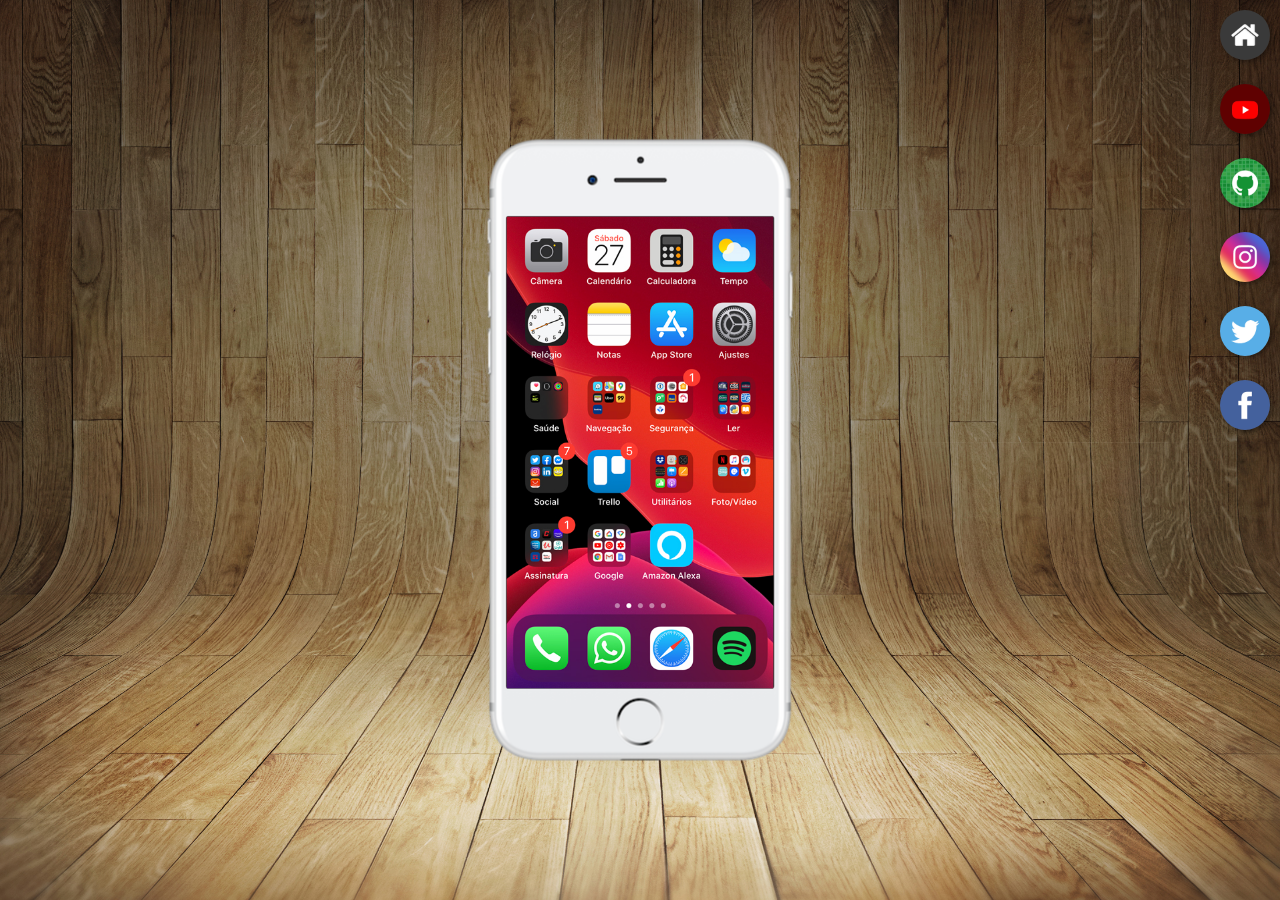
<file: index.html>
<!DOCTYPE html>
<html lang="pt-br">
<head>
    <meta charset="UTF-8">
    <meta http-equiv="X-UA-Compatible" content="IE=edge">
    <meta name="viewport" content="width=device-width, initial-scale=1.0">
    <link rel="shortcut icon" href="favicon.ico" type="image/x-icon">
    <link rel="stylesheet" href="style/estilo.css">
    <title>Projeto Redes Sociais</title>
</head>
<body>
    <main>
        <section id="telefone">
            <iframe src="home.html" name="tela" id="tela" frameborder="0">Seu navegador não é compatível com isso.</iframe>
                
        </section>
        <section id="redes-sociais">
            <a href="home.html" target="tela"><img src="imagens/logo-home.jpg" alt="home"></a><br>
            <a href="youtube.html" target="tela"><img src="imagens/logo-youtube.jpg" alt="Youtube"></a><br>
            <a href="github.html" target="tela"><img src="imagens/logo-github.jpg" alt="GitHub"></a><br>
            <a href="instagram.html" target="tela"><img src="imagens/logo-instagram.jpg" alt="Instagram"></a><br>
            <a href="twitter.html" target="tela"><img src="imagens/logo-twitter.jpg" alt="Twitter"></a><br>
            <a href="facebook.html" target="tela"><img src="imagens/logo-facebook.jpg" alt="Facebook"></a>
        </section>
    </main>
</body>
</html>
</file>
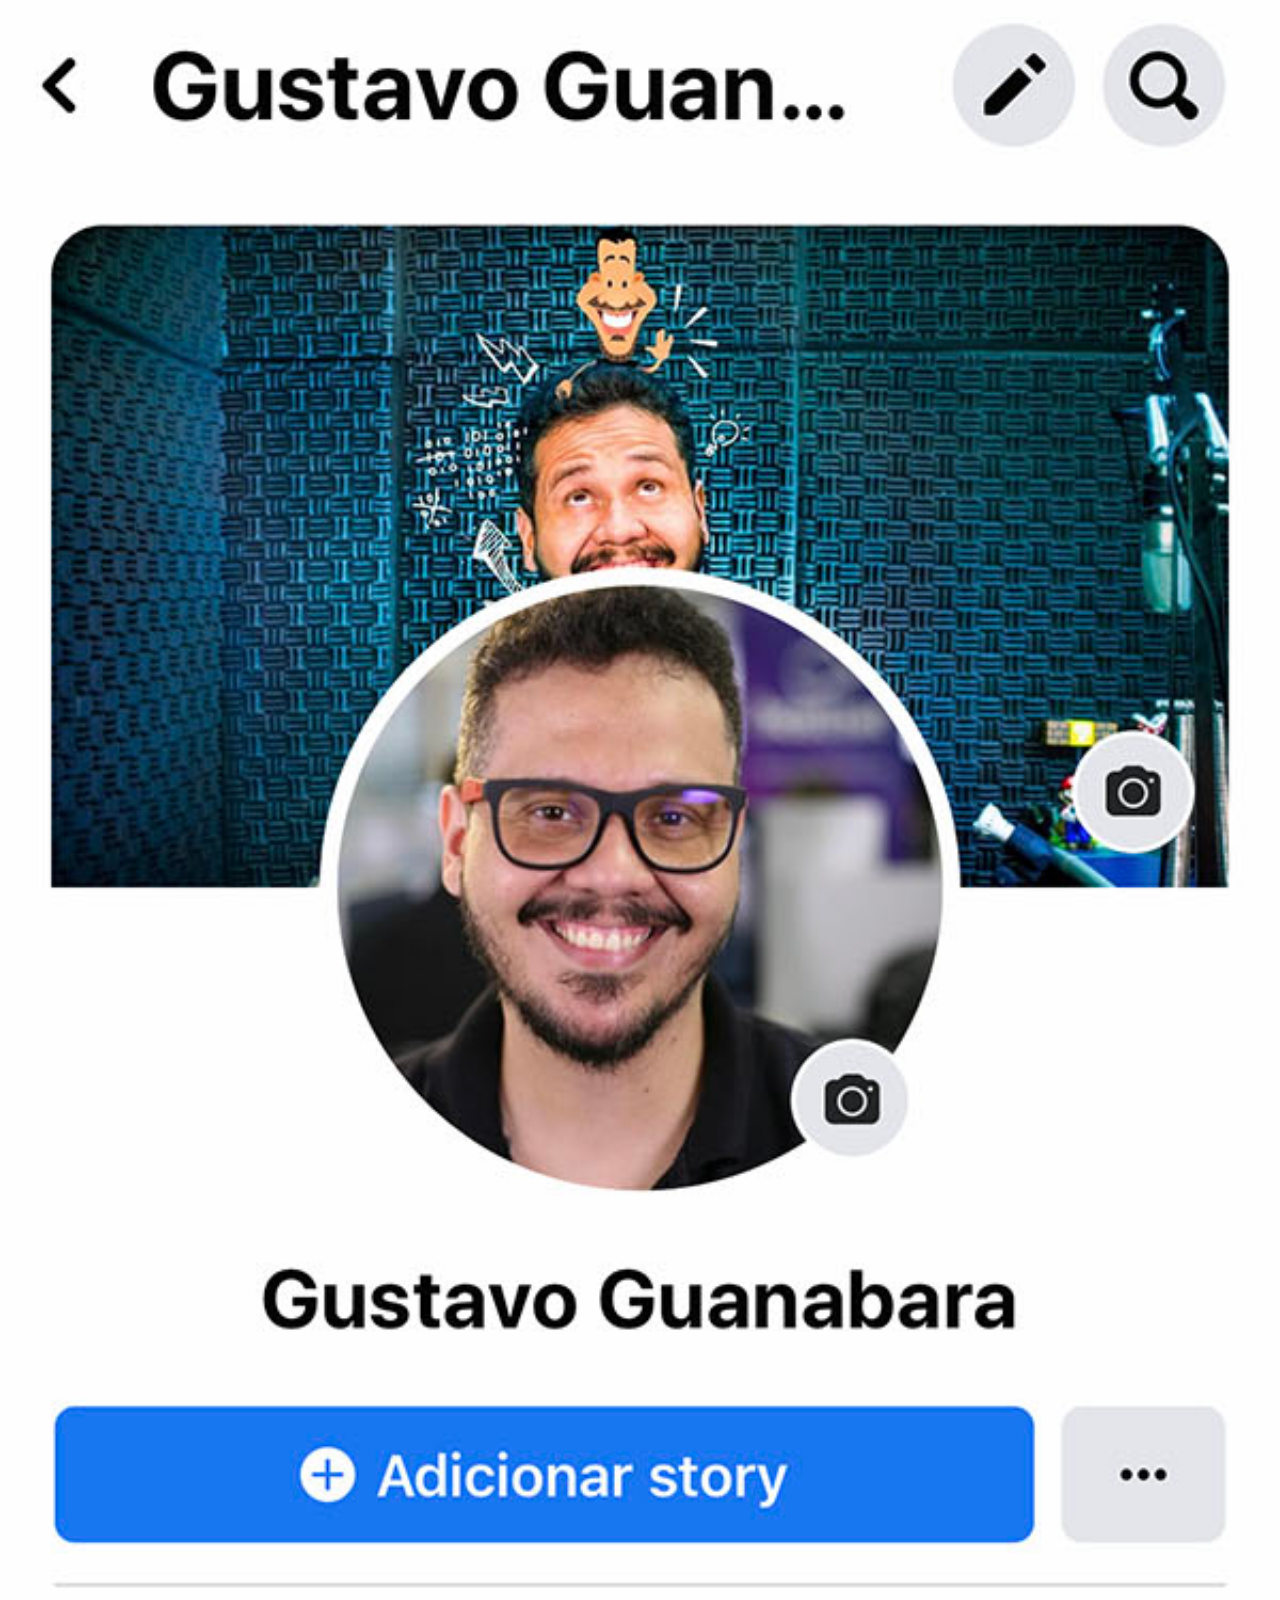
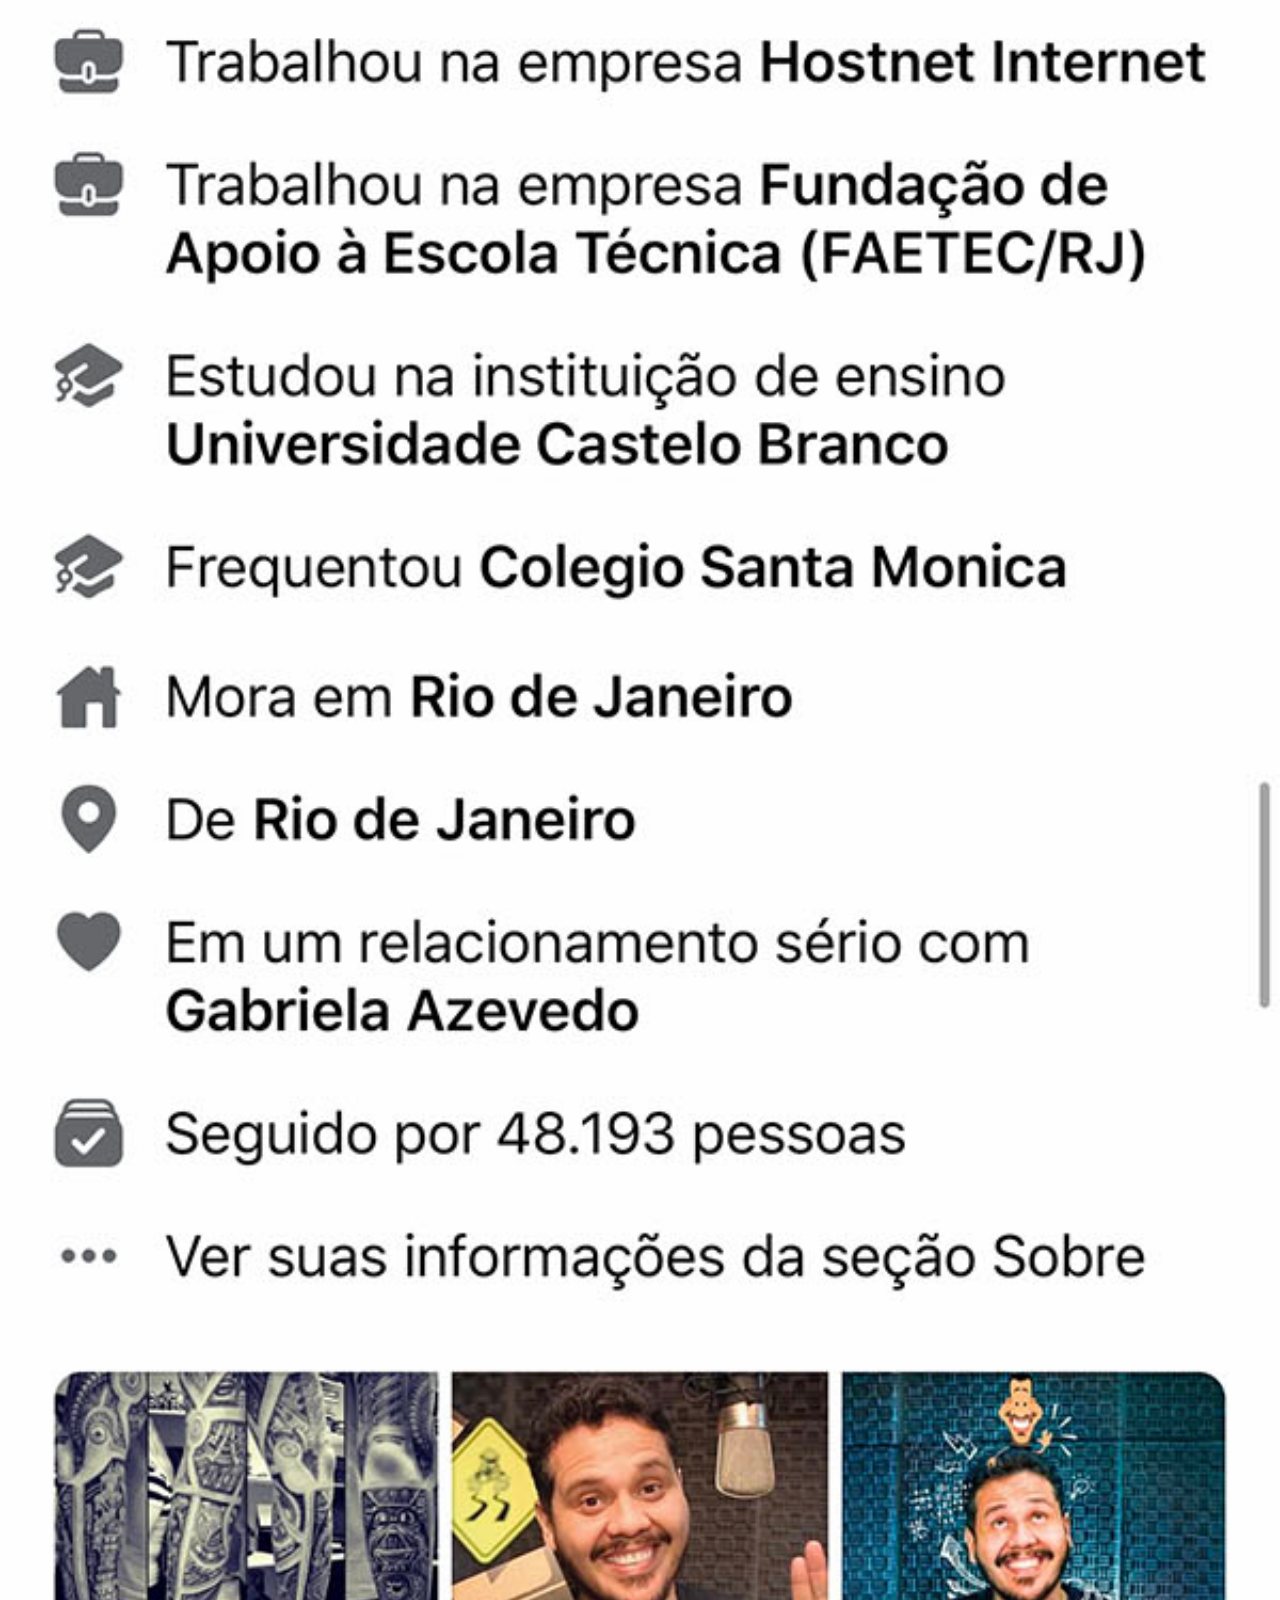
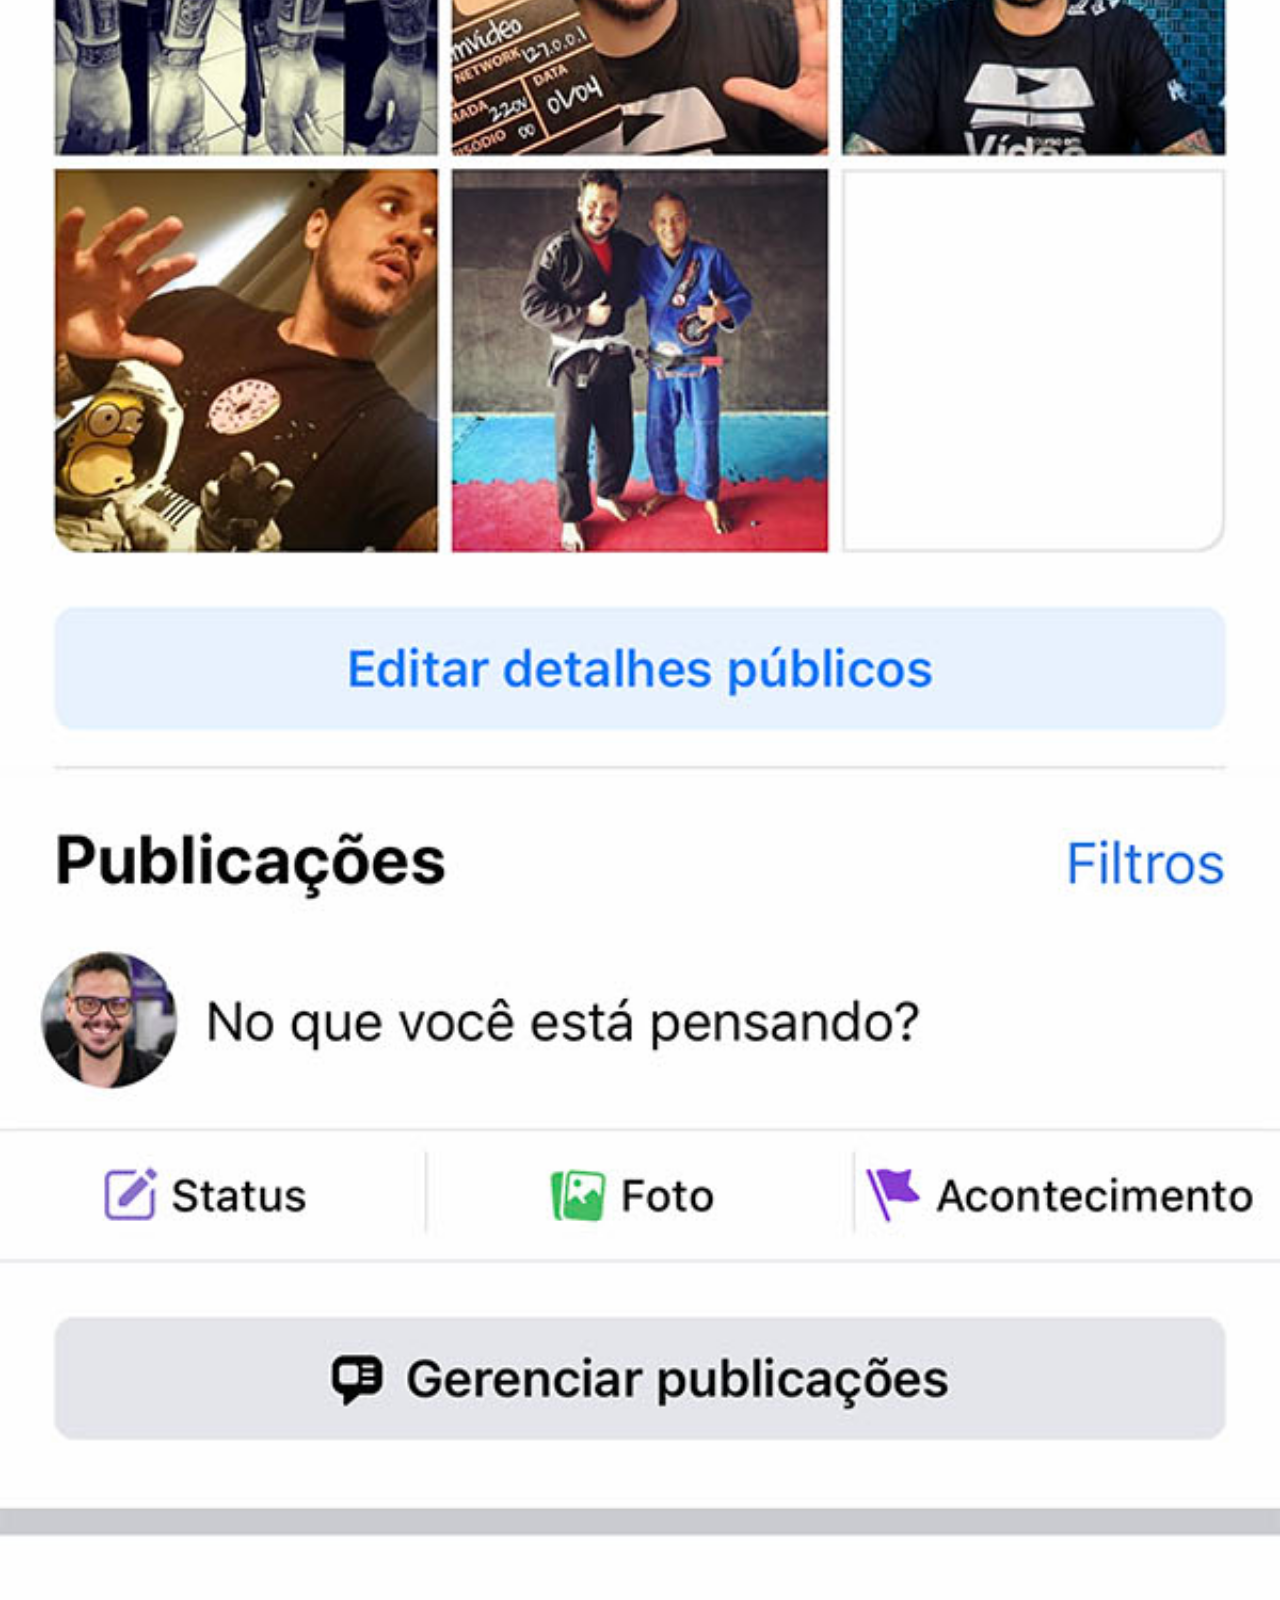
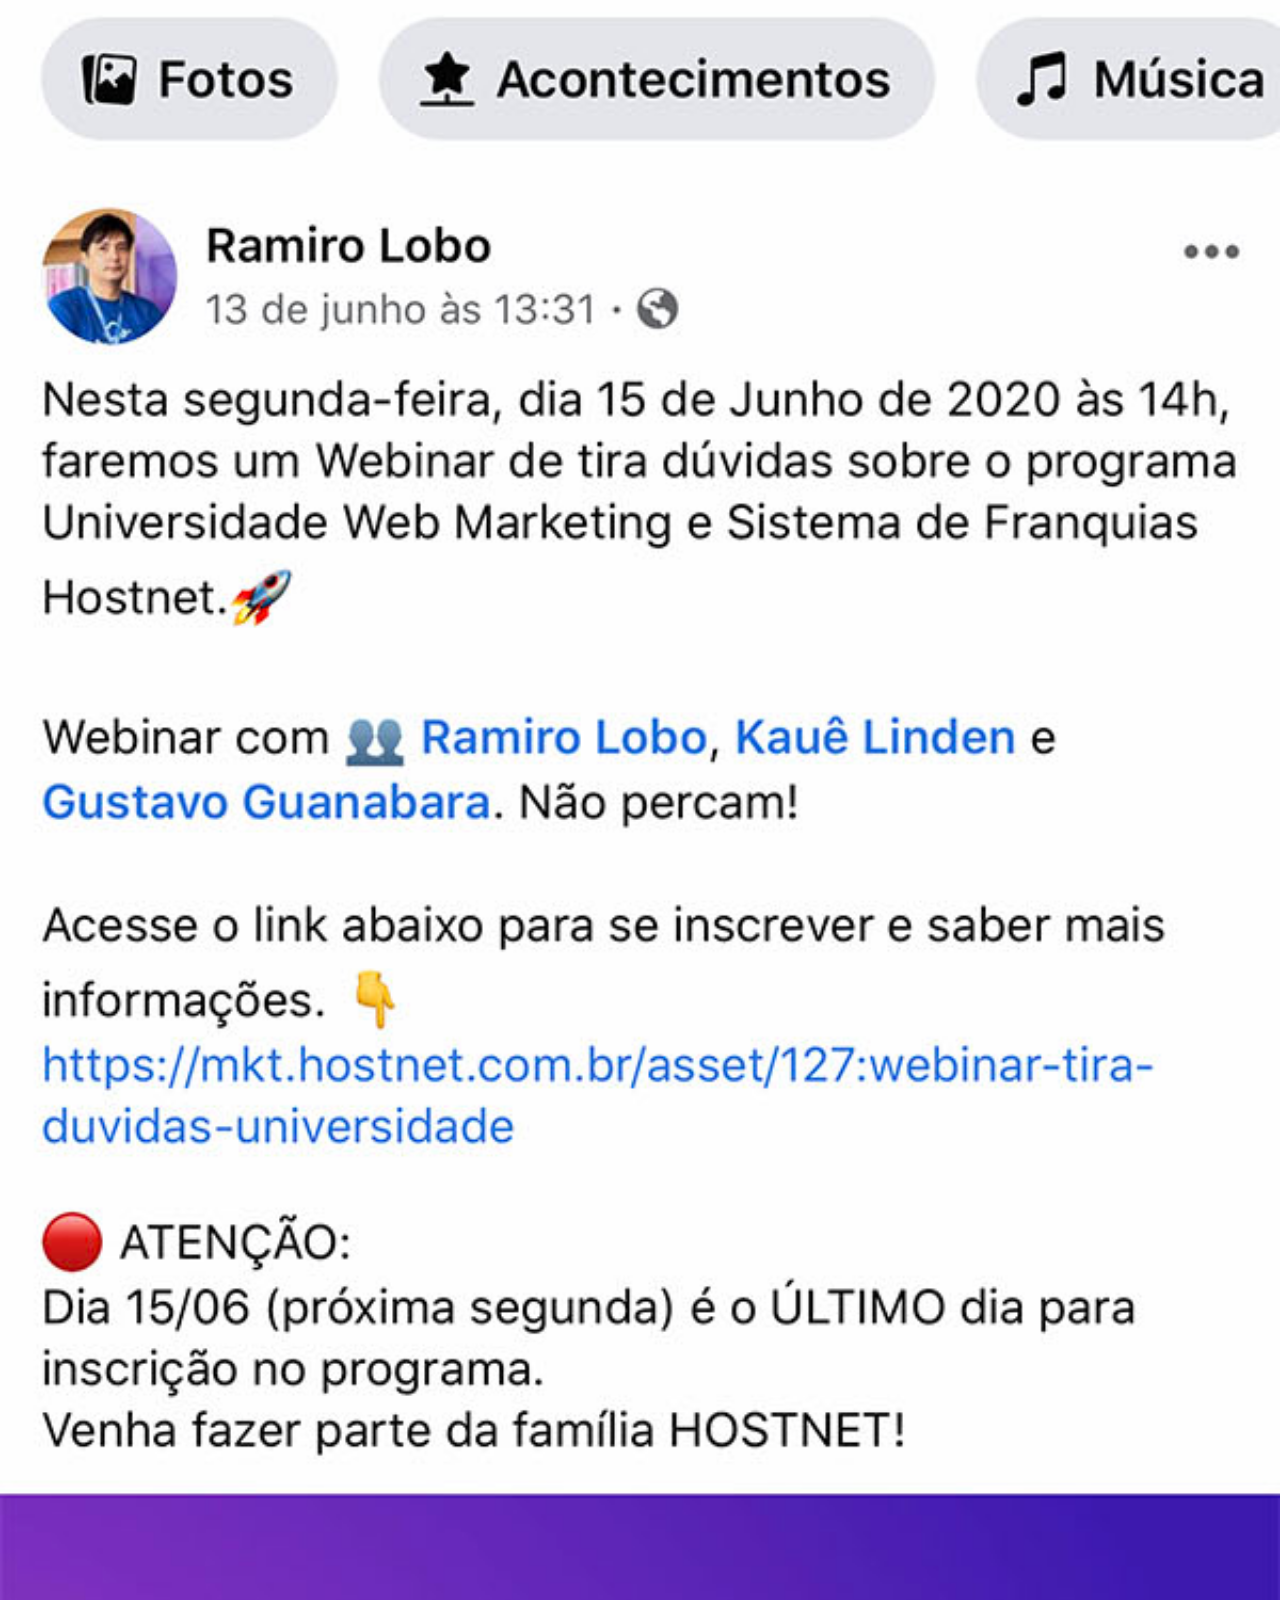
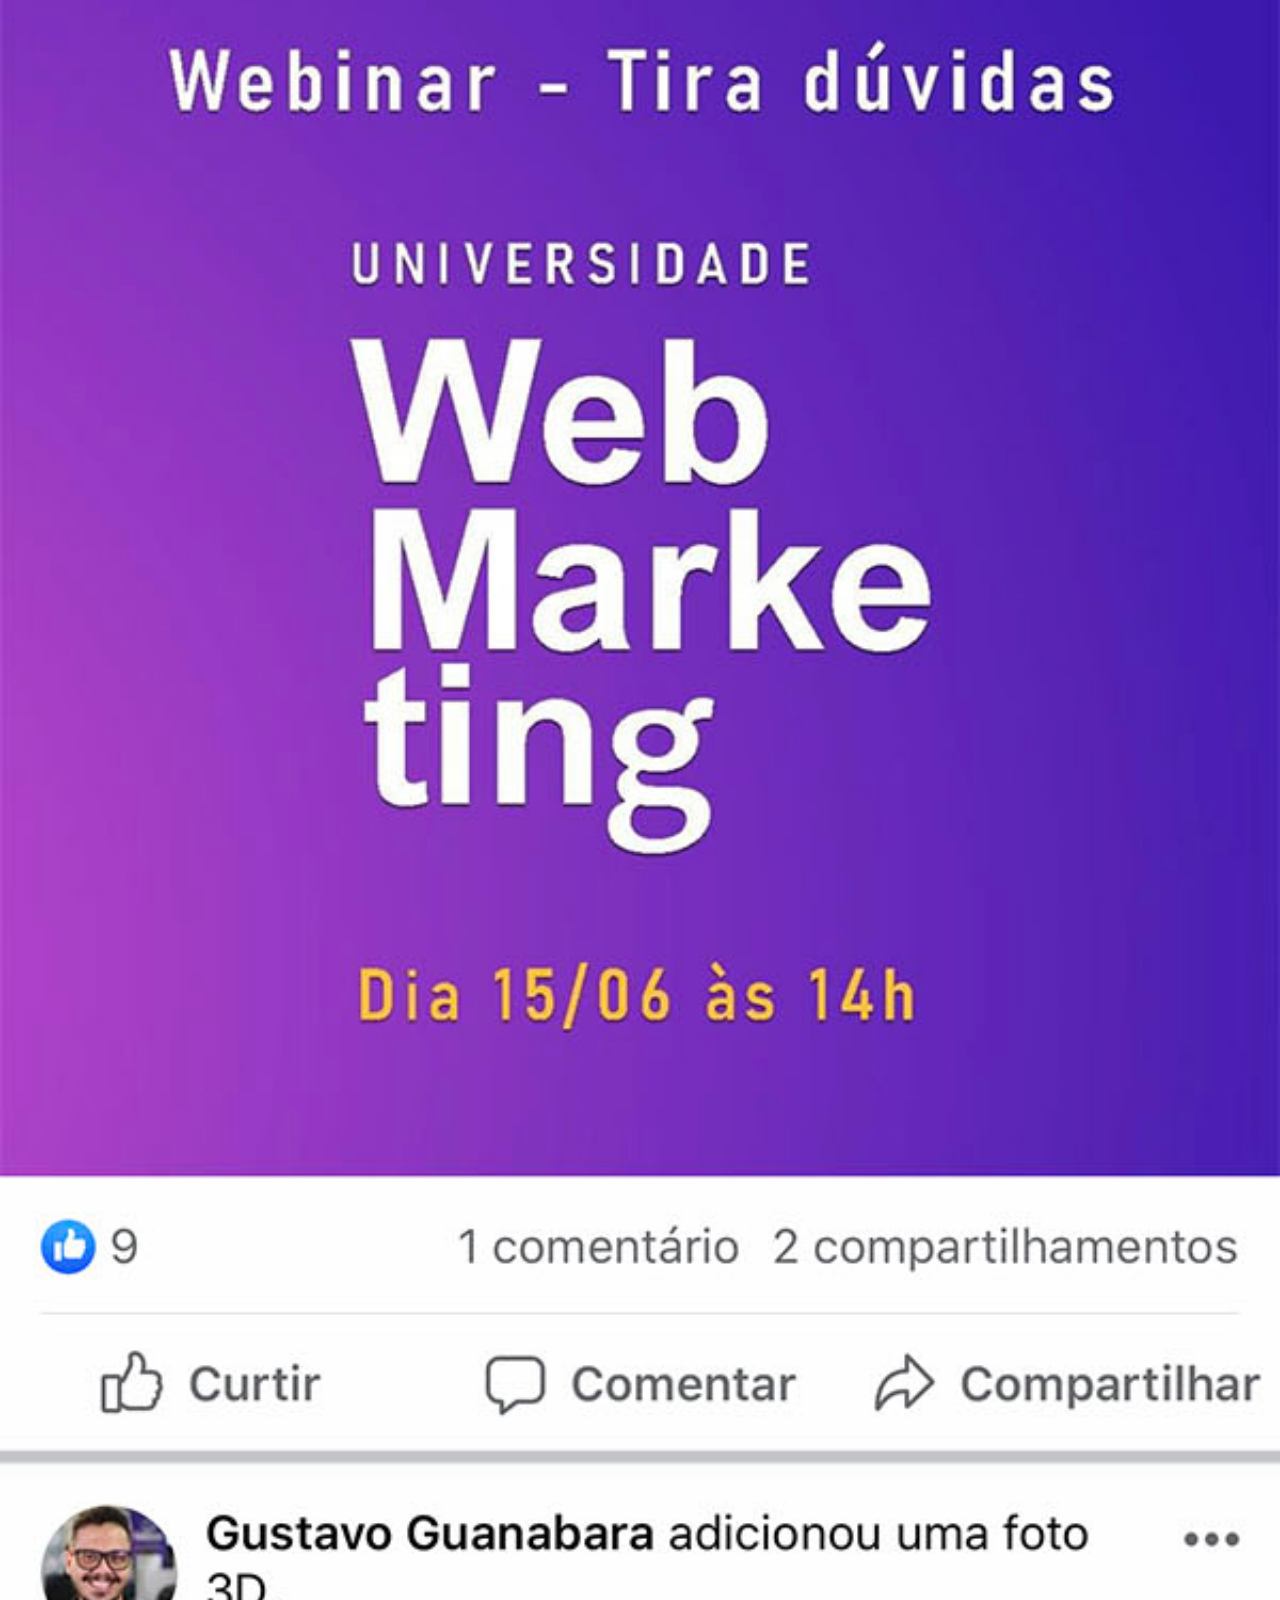
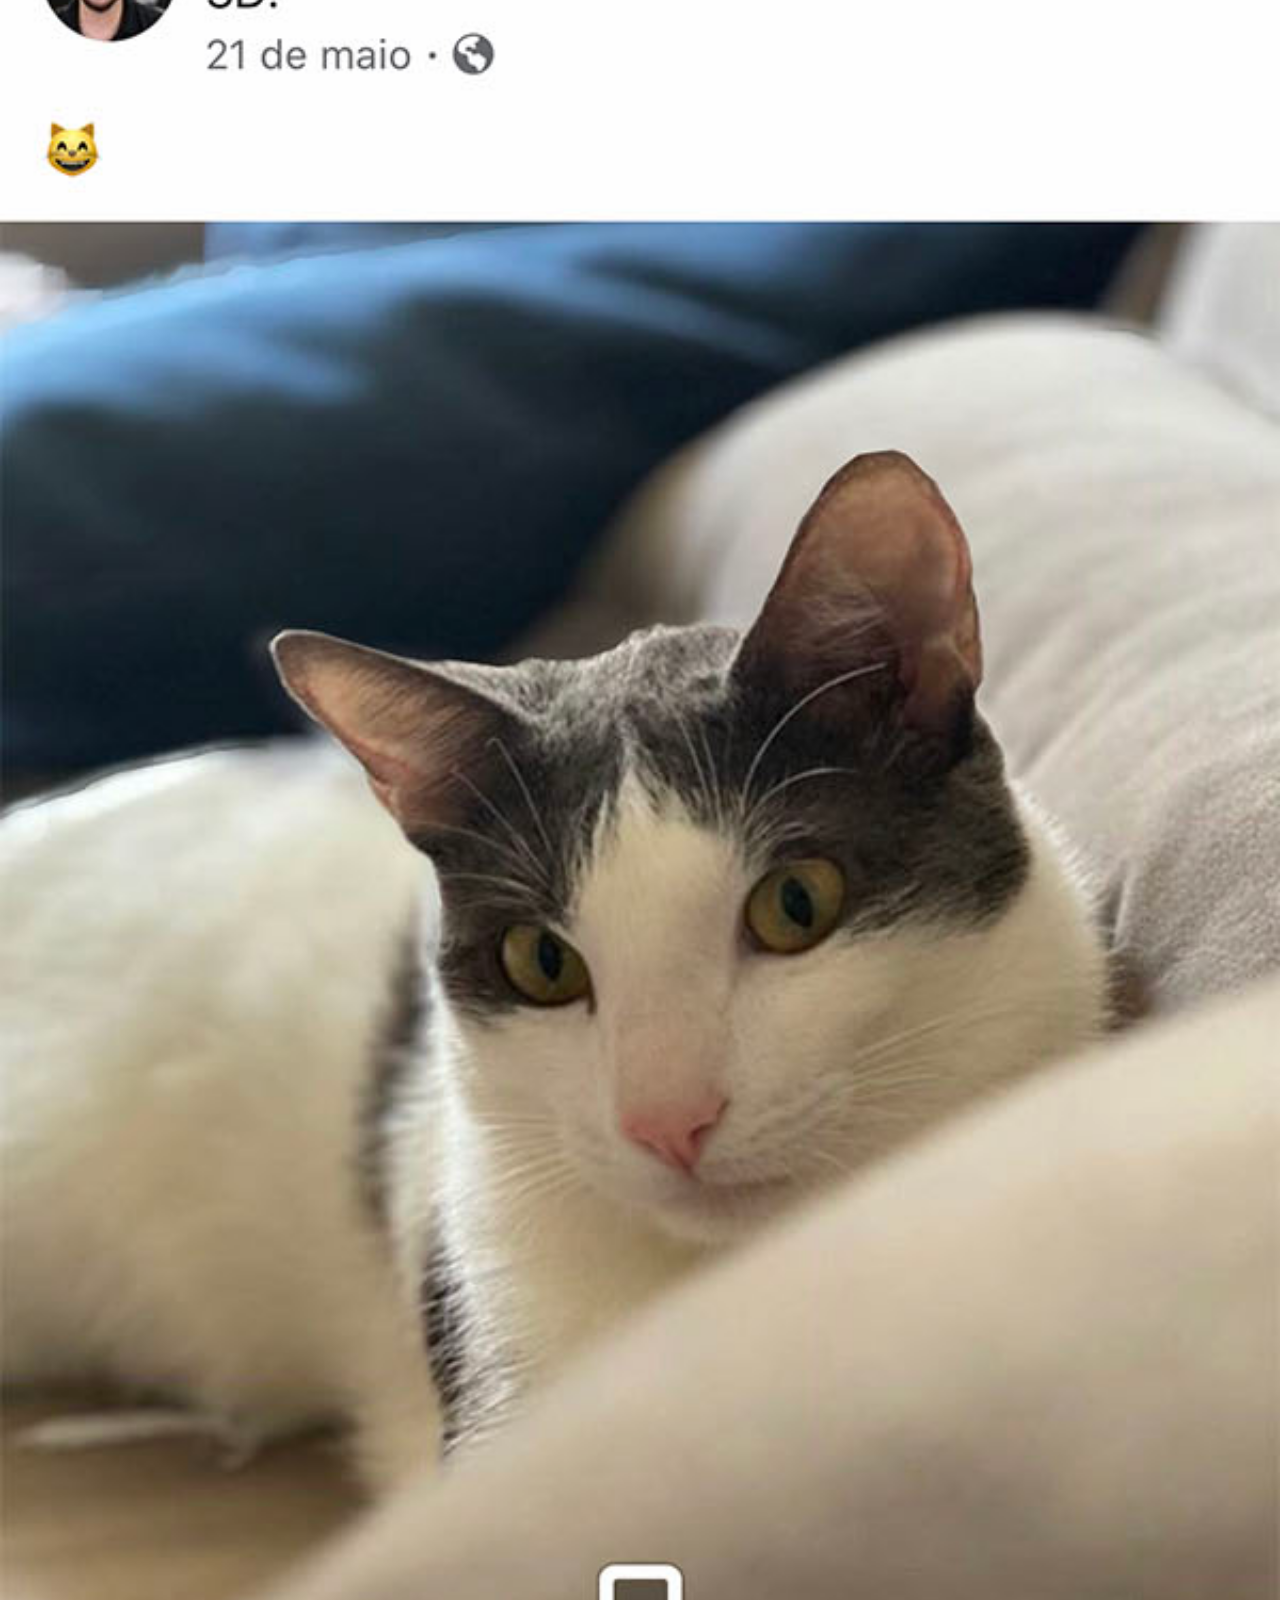
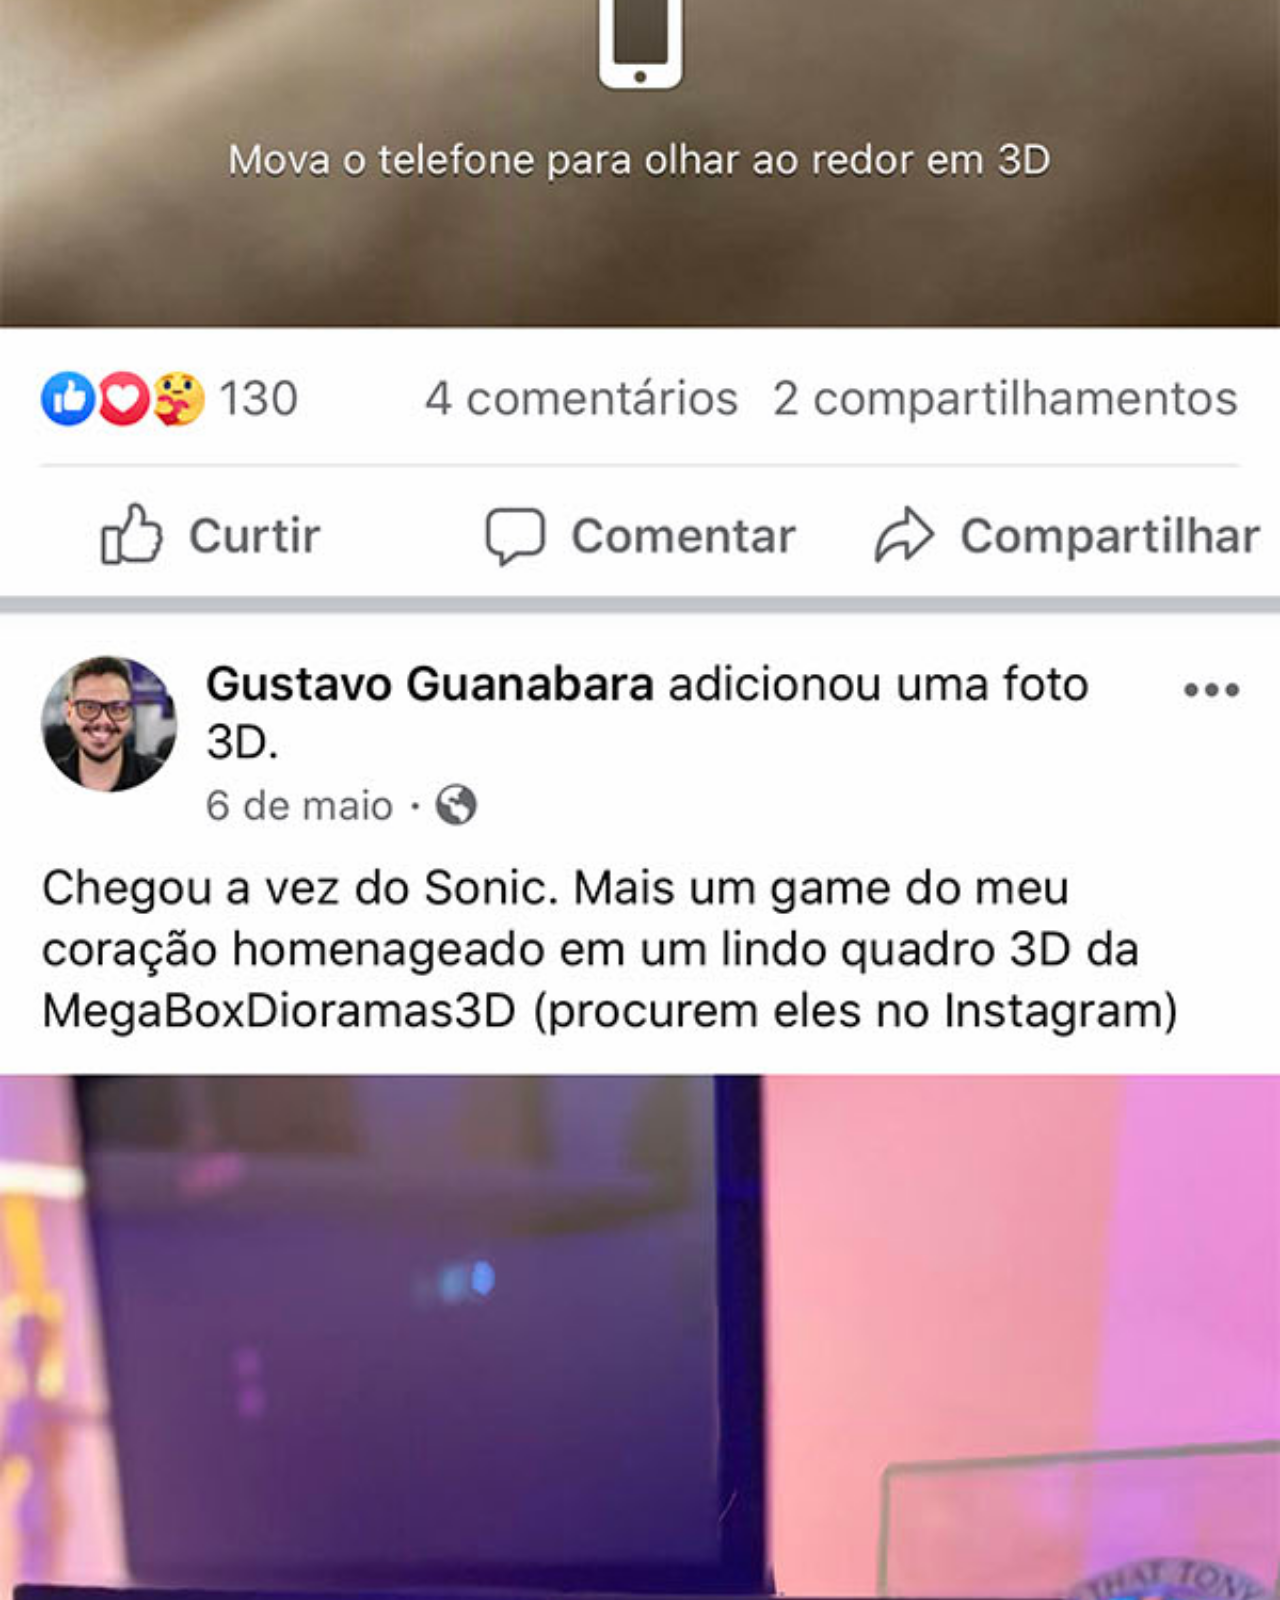
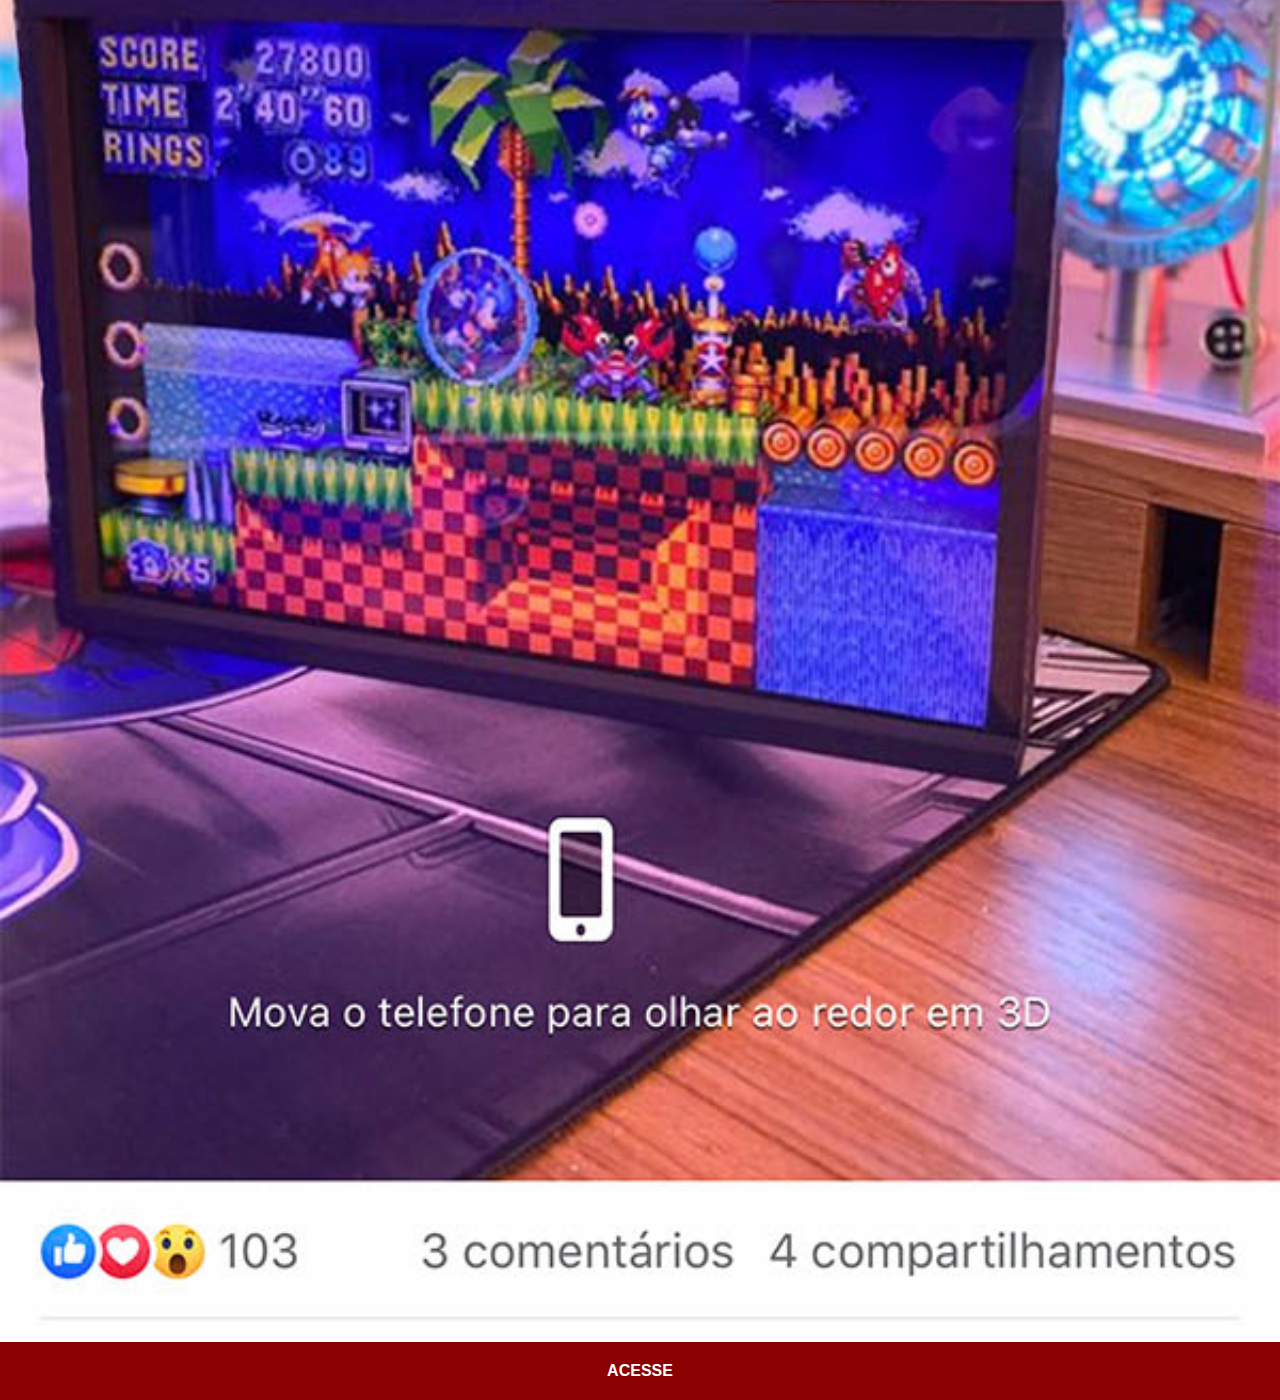
<file: facebook.html>
<!DOCTYPE html>
<html lang="pt-br">
<head>
    <meta charset="UTF-8">
    <meta http-equiv="X-UA-Compatible" content="IE=edge">
    <meta name="viewport" content="width=device-width, initial-scale=1.0">
    <title>Youtube</title>
    <link rel="stylesheet" href="style/social.css">
</head>
<body>
    <img src="imagens/tela-facebook.jpg" alt="Facebook">
    <a href="https://facebook.com" target="_blank" rel="noopener">ACESSE</a>
</body>
</html>
</file>
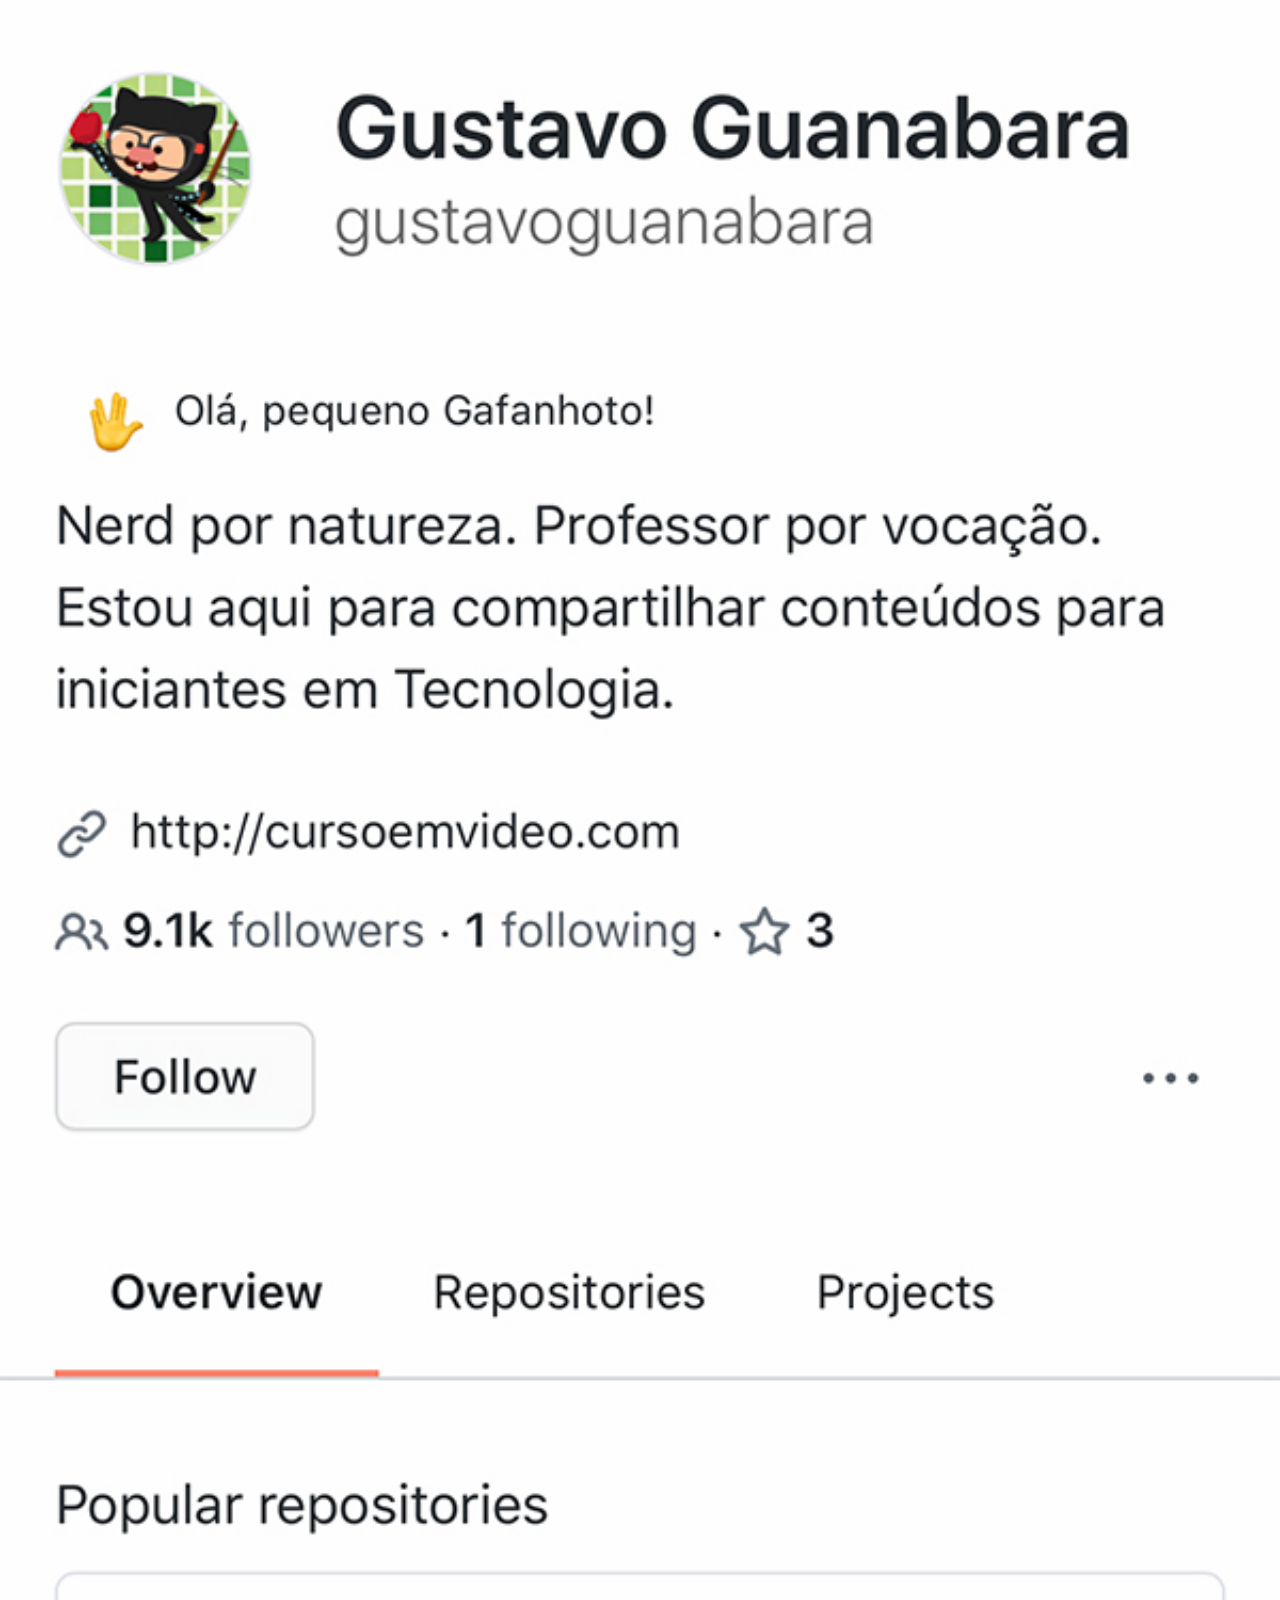
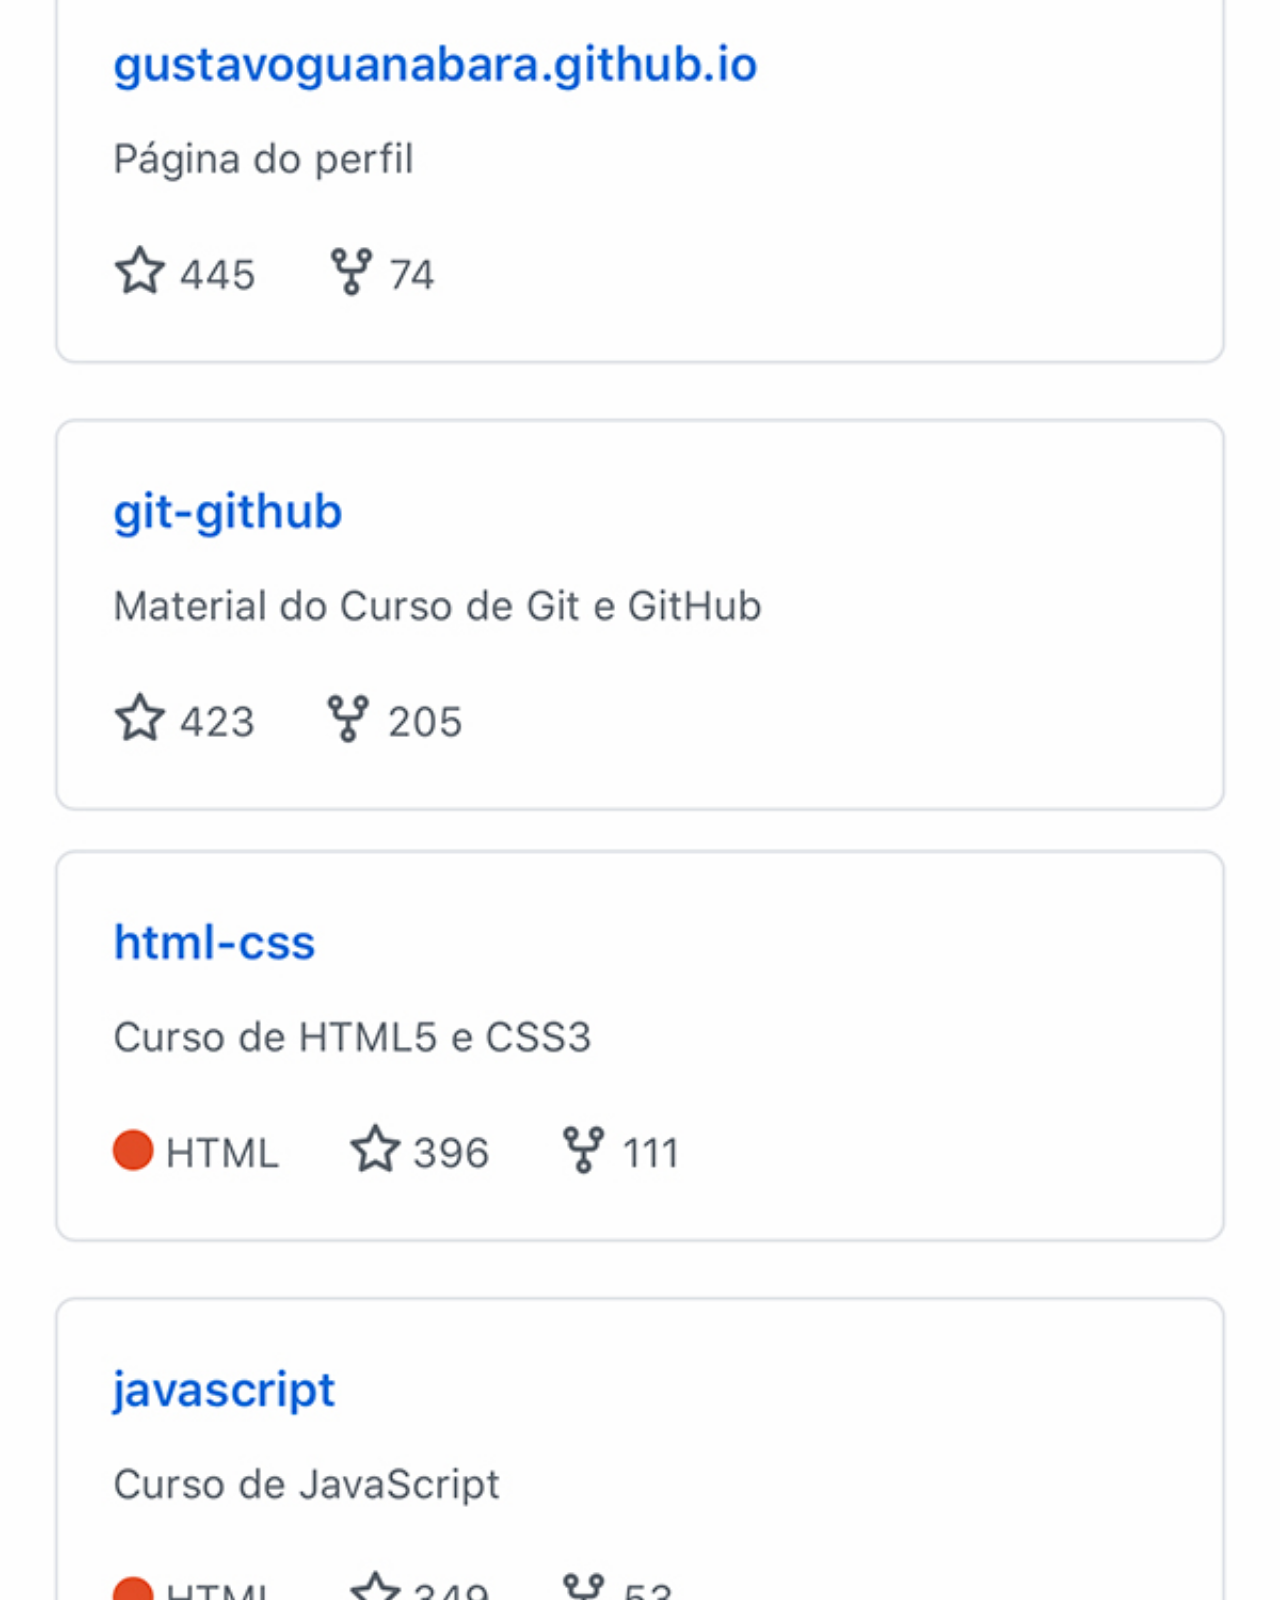
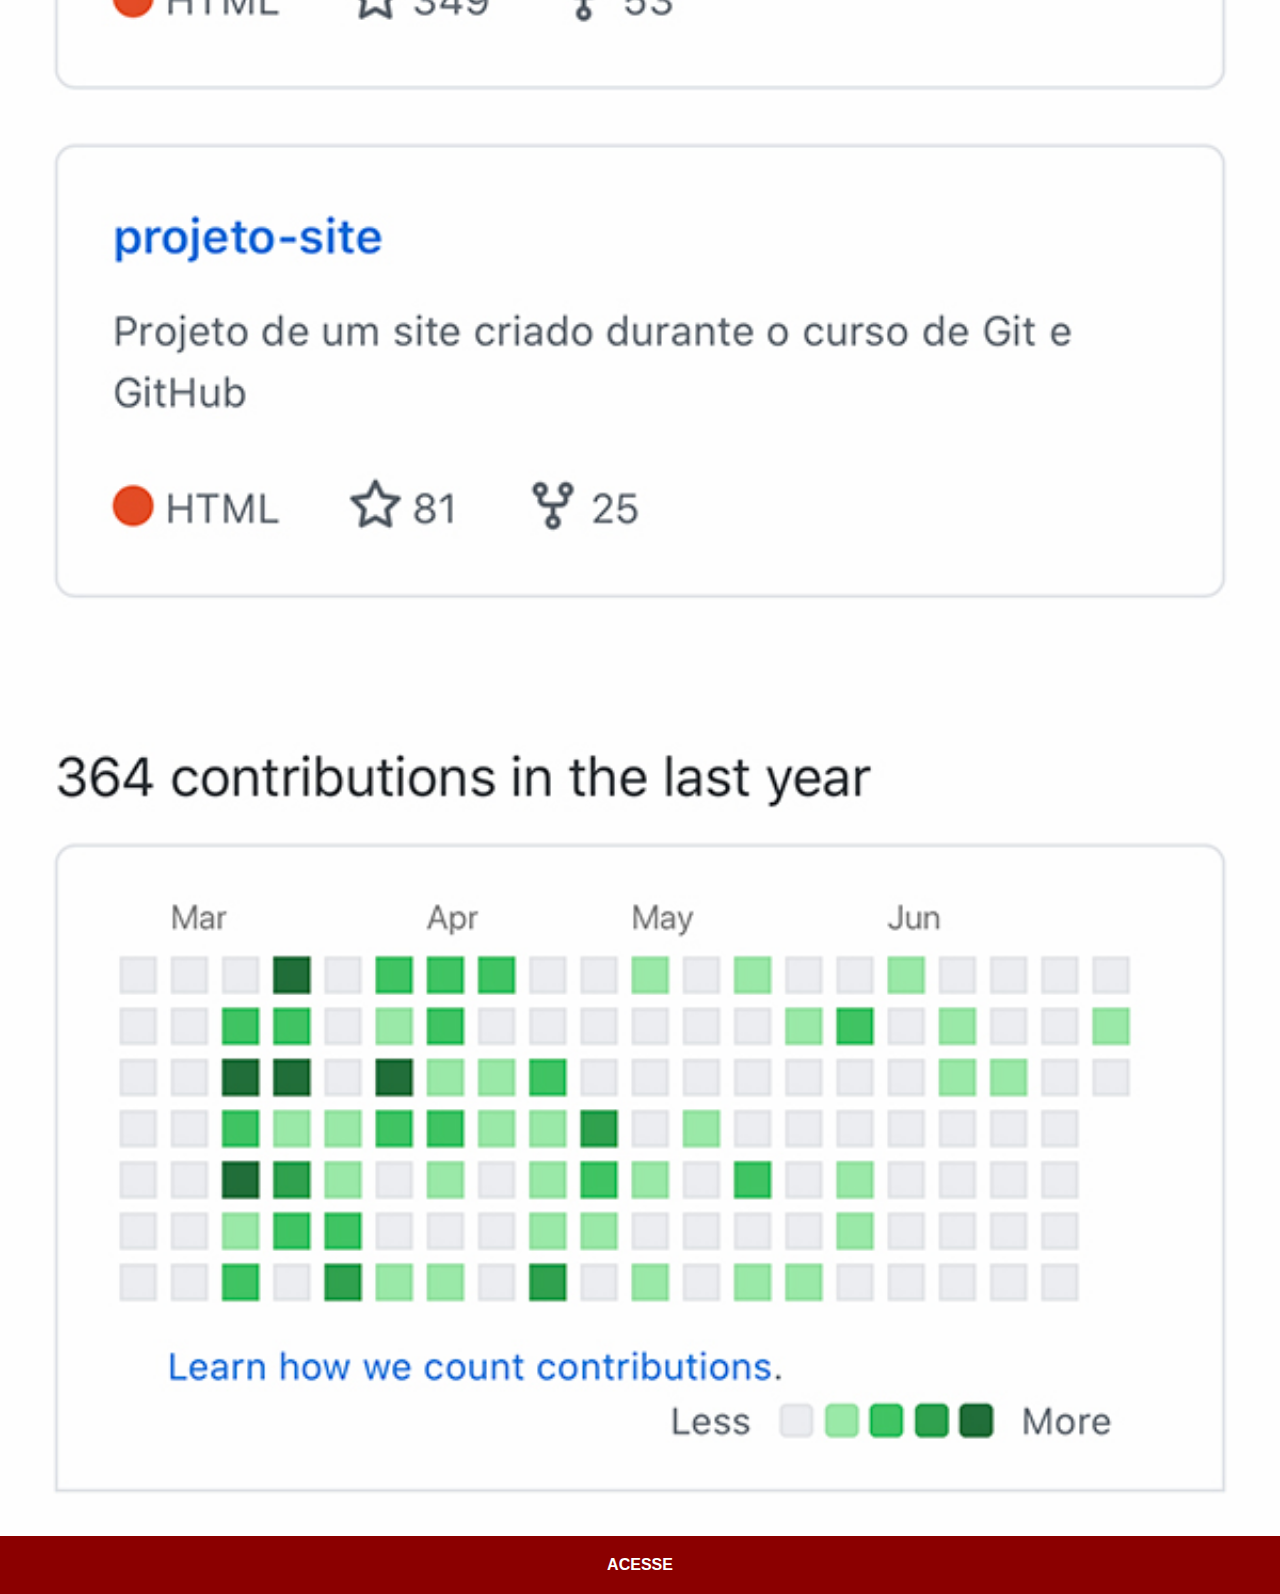
<file: github.html>
<!DOCTYPE html>
<html lang="pt-br">
<head>
    <meta charset="UTF-8">
    <meta http-equiv="X-UA-Compatible" content="IE=edge">
    <meta name="viewport" content="width=device-width, initial-scale=1.0">
    <title>Youtube</title>
    <link rel="stylesheet" href="style/social.css">
</head>
<body>
    <img src="imagens/tela-github.jpg" alt="GitHub">
    <a href="https://github.com/gustavoguanabara" target="_blank" rel="noopener">ACESSE</a>
</body>
</html>
</file>
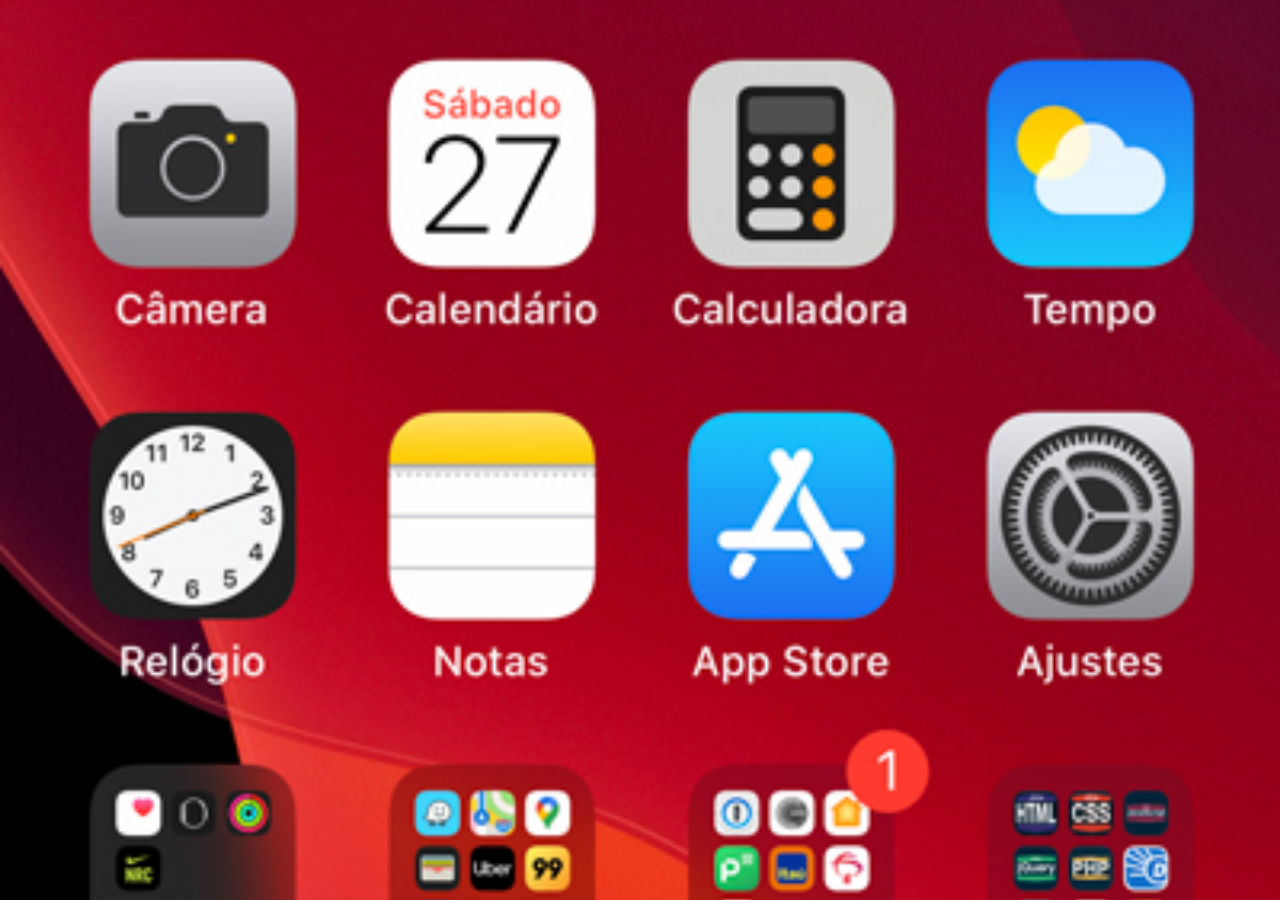
<file: home.html>
<!DOCTYPE html>
<html lang="pt-br">
<head>
    <meta charset="UTF-8">
    <meta http-equiv="X-UA-Compatible" content="IE=edge">
    <meta name="viewport" content="width=device-width, initial-scale=1.0">
    <title>Home</title>
    <style>
        * {
            margin: 0px;
            padding: 0px;
        }

        body {
            width: 100vw;
            height: 100vh;
            background: black url('imagens/tela-home.jpg') no-repeat top center;
            background-size: cover;
        }
    </style>
</head>
<body>
    
</body>
</html>
</file>
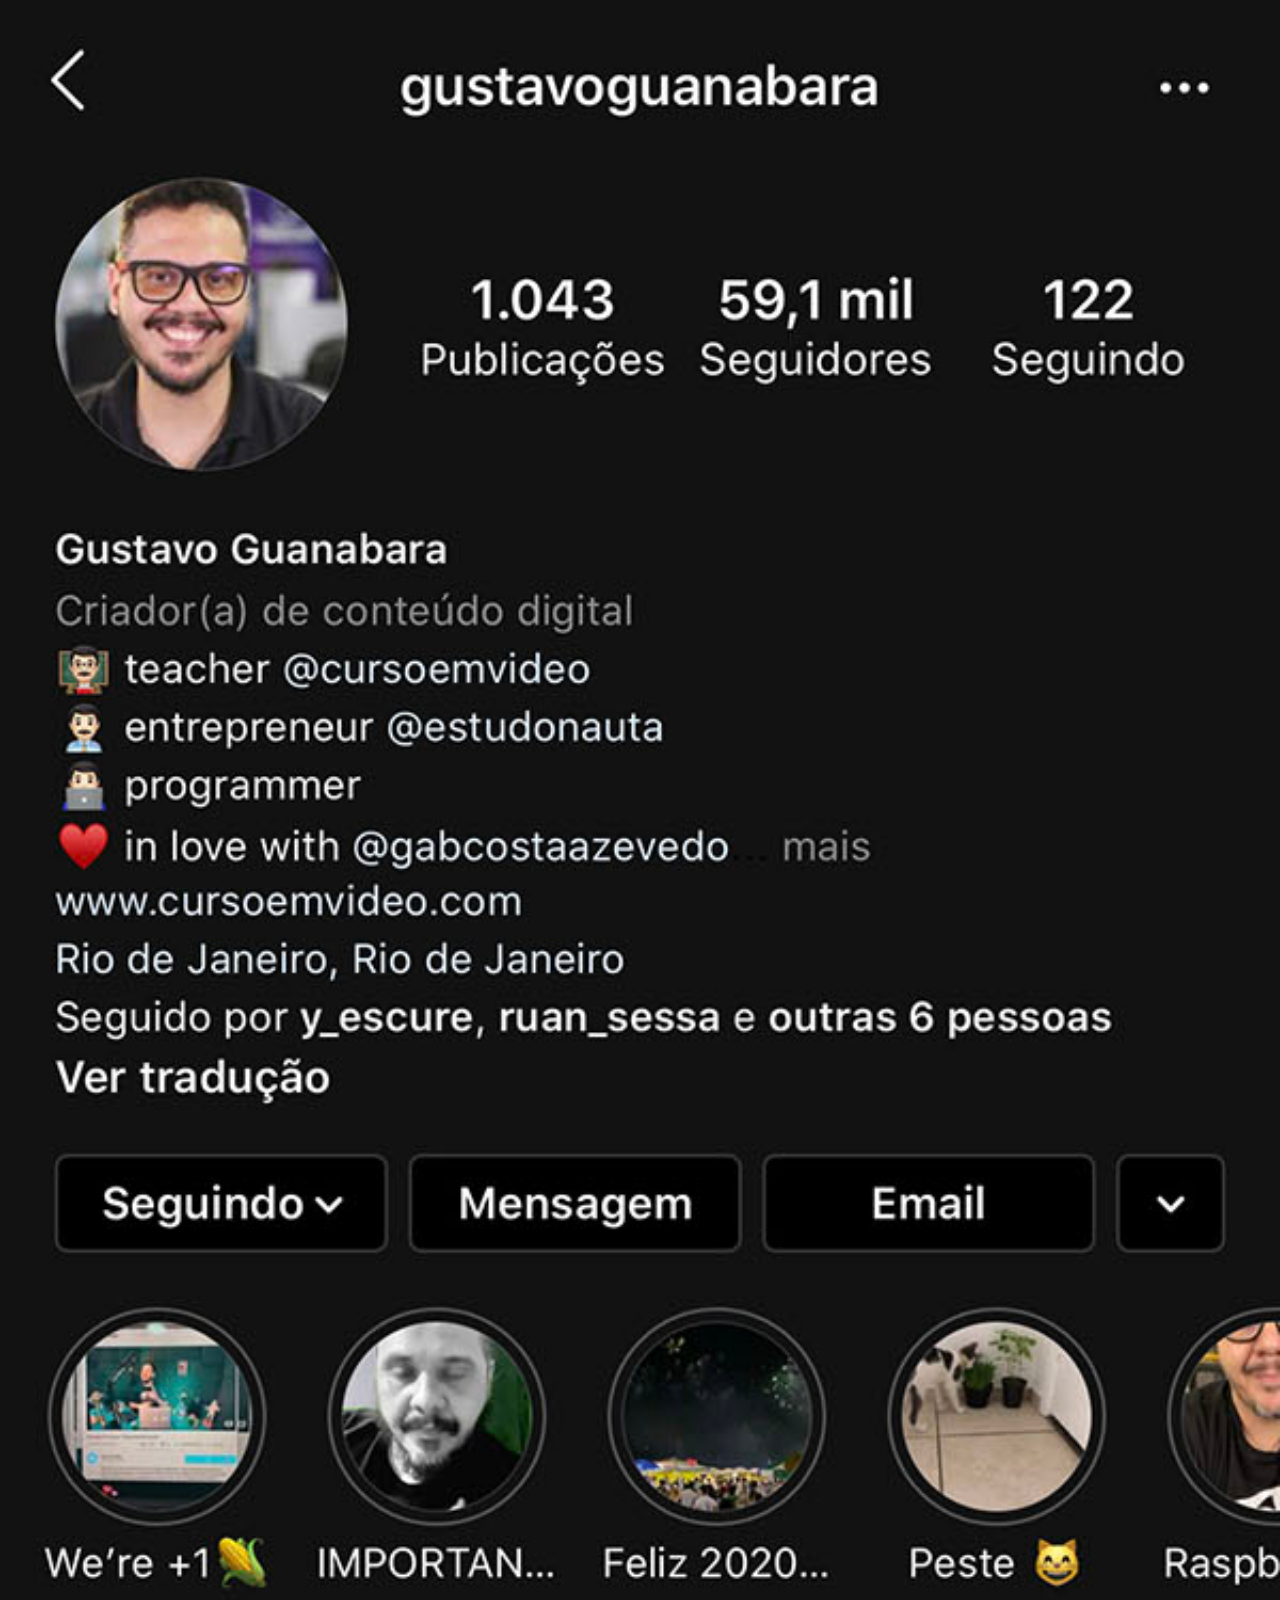
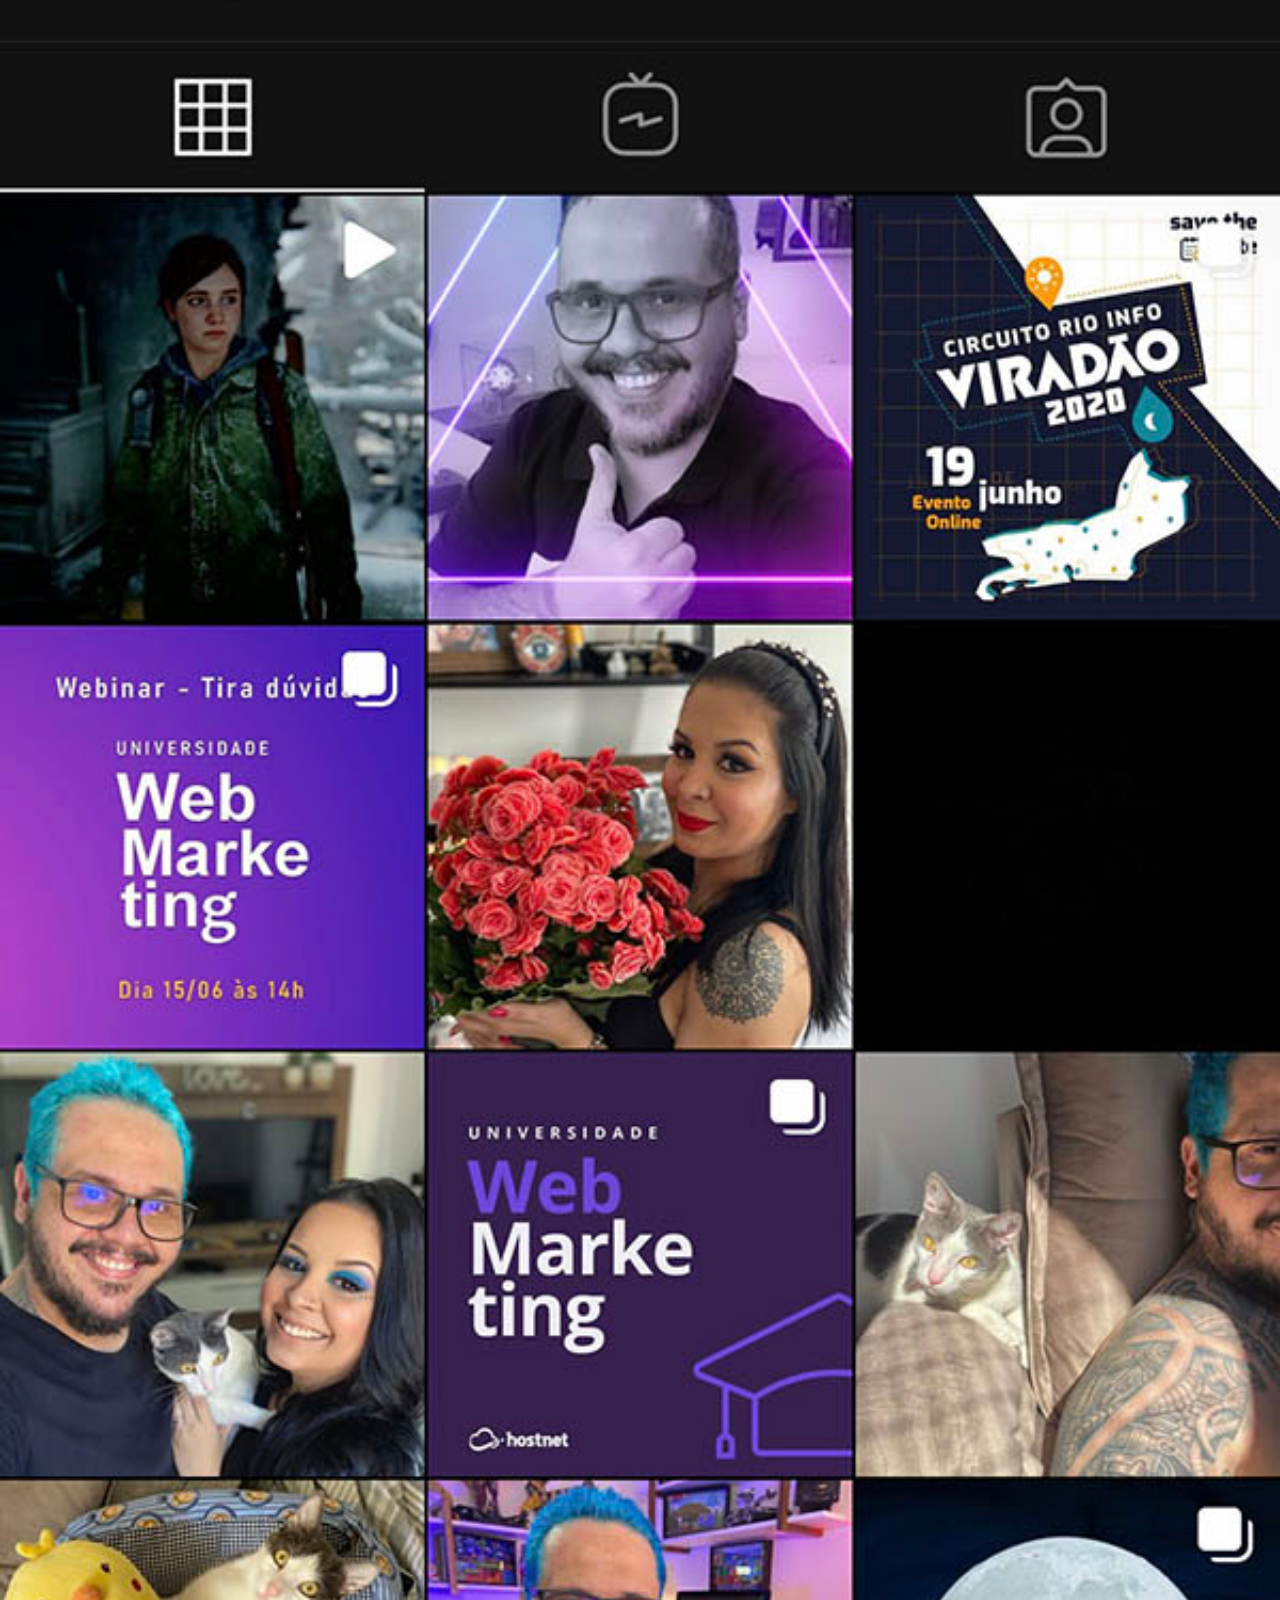
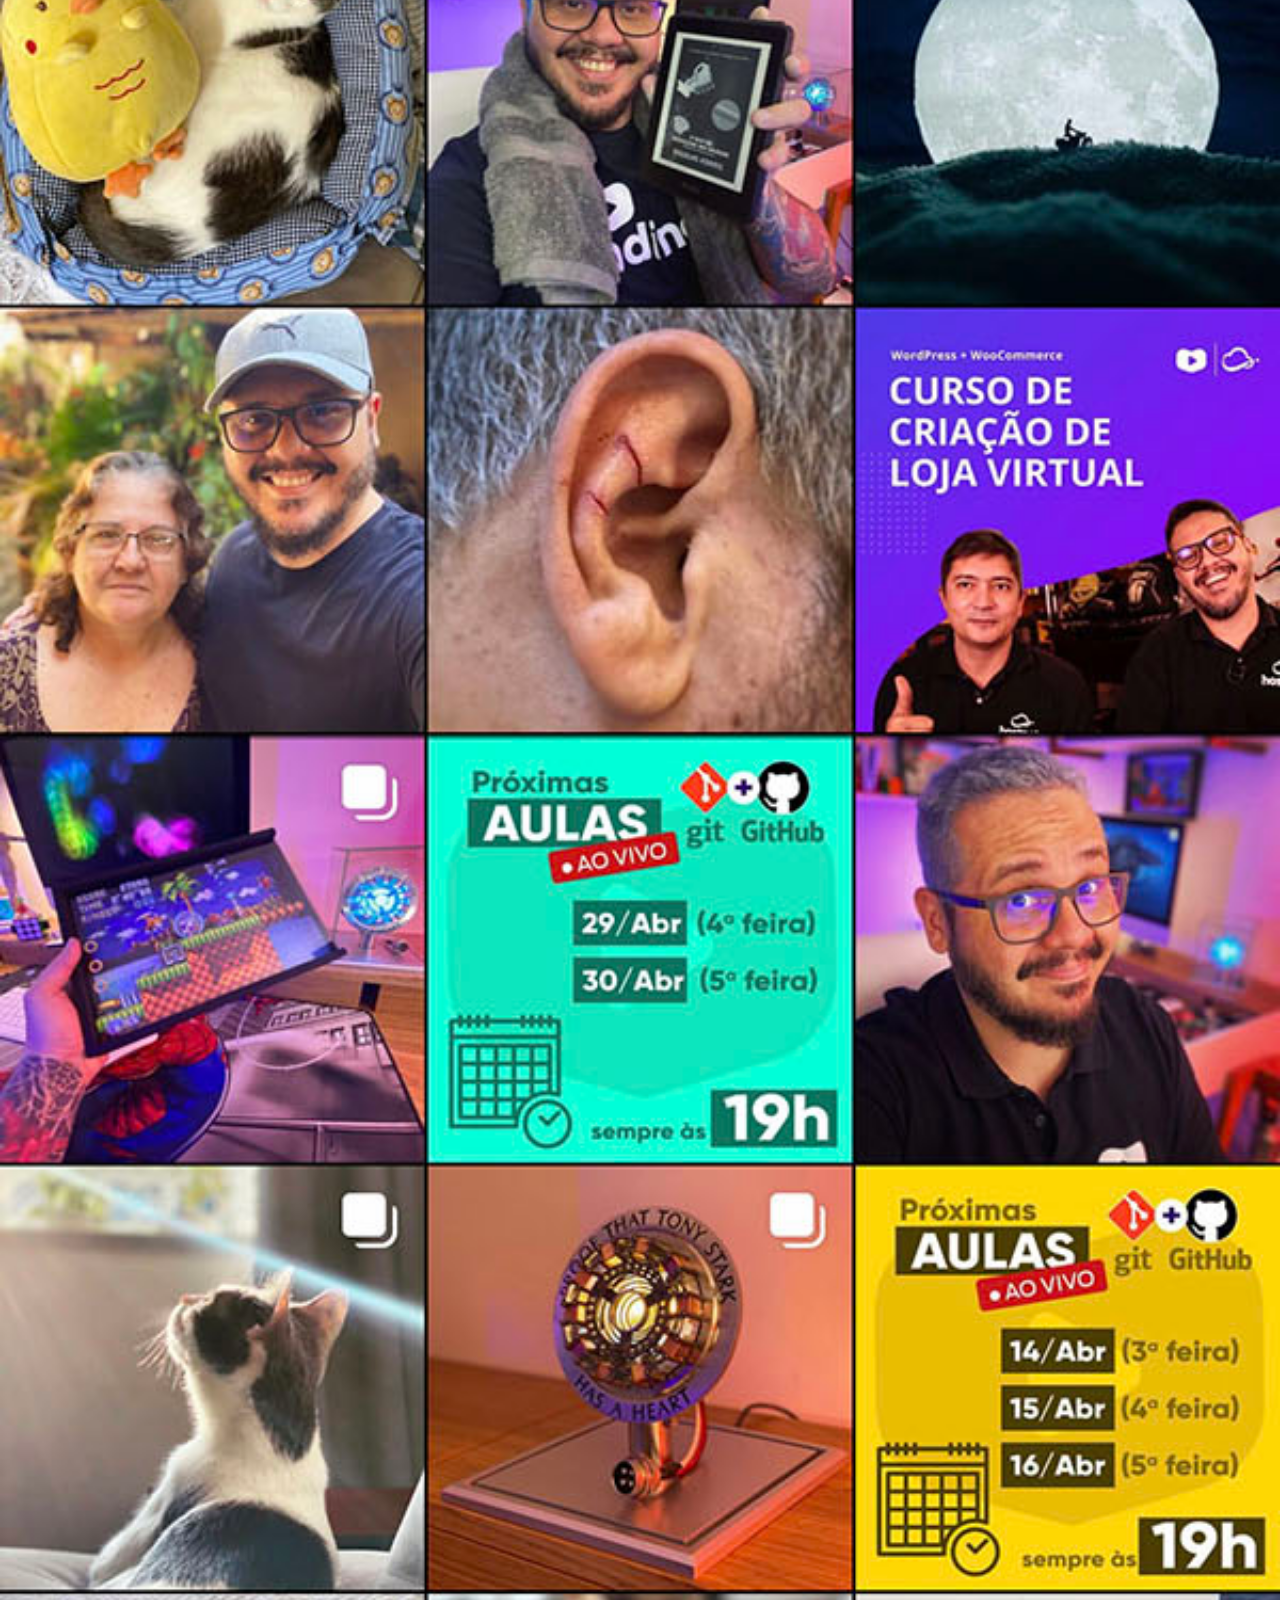
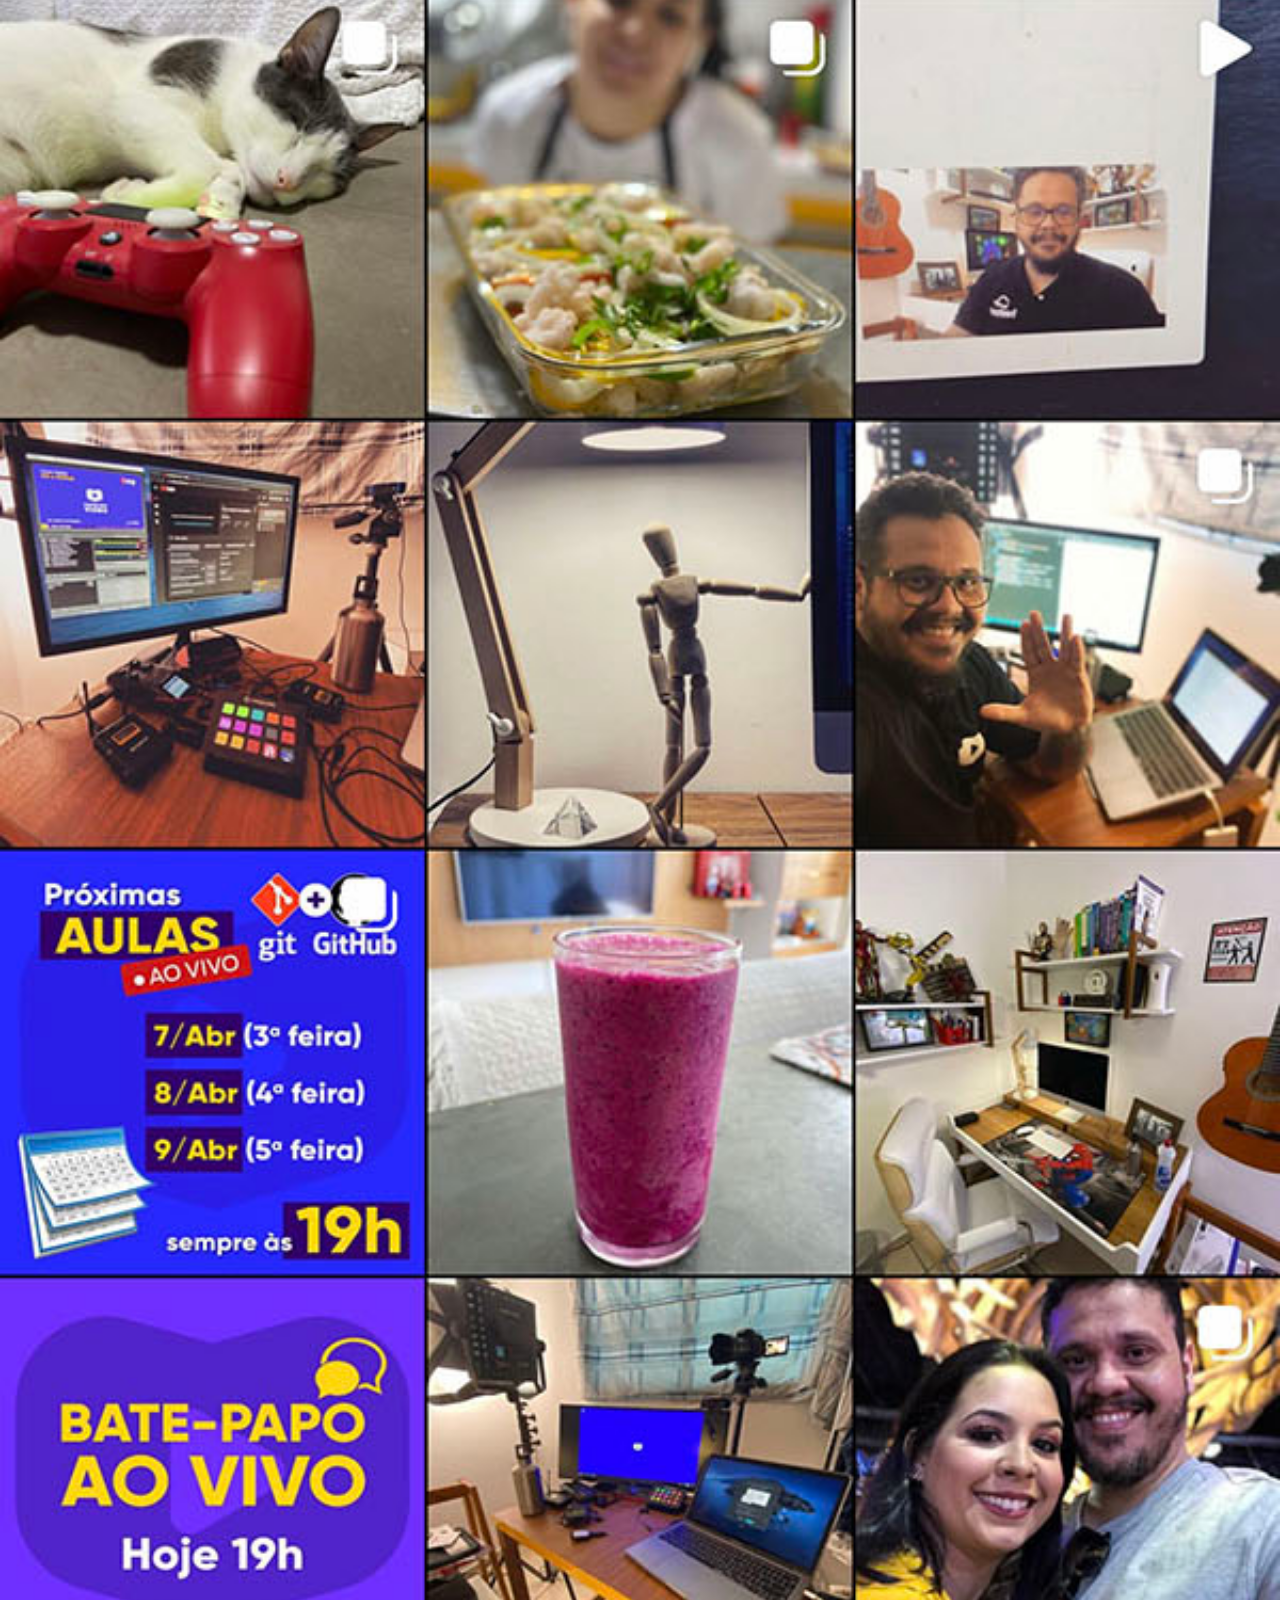
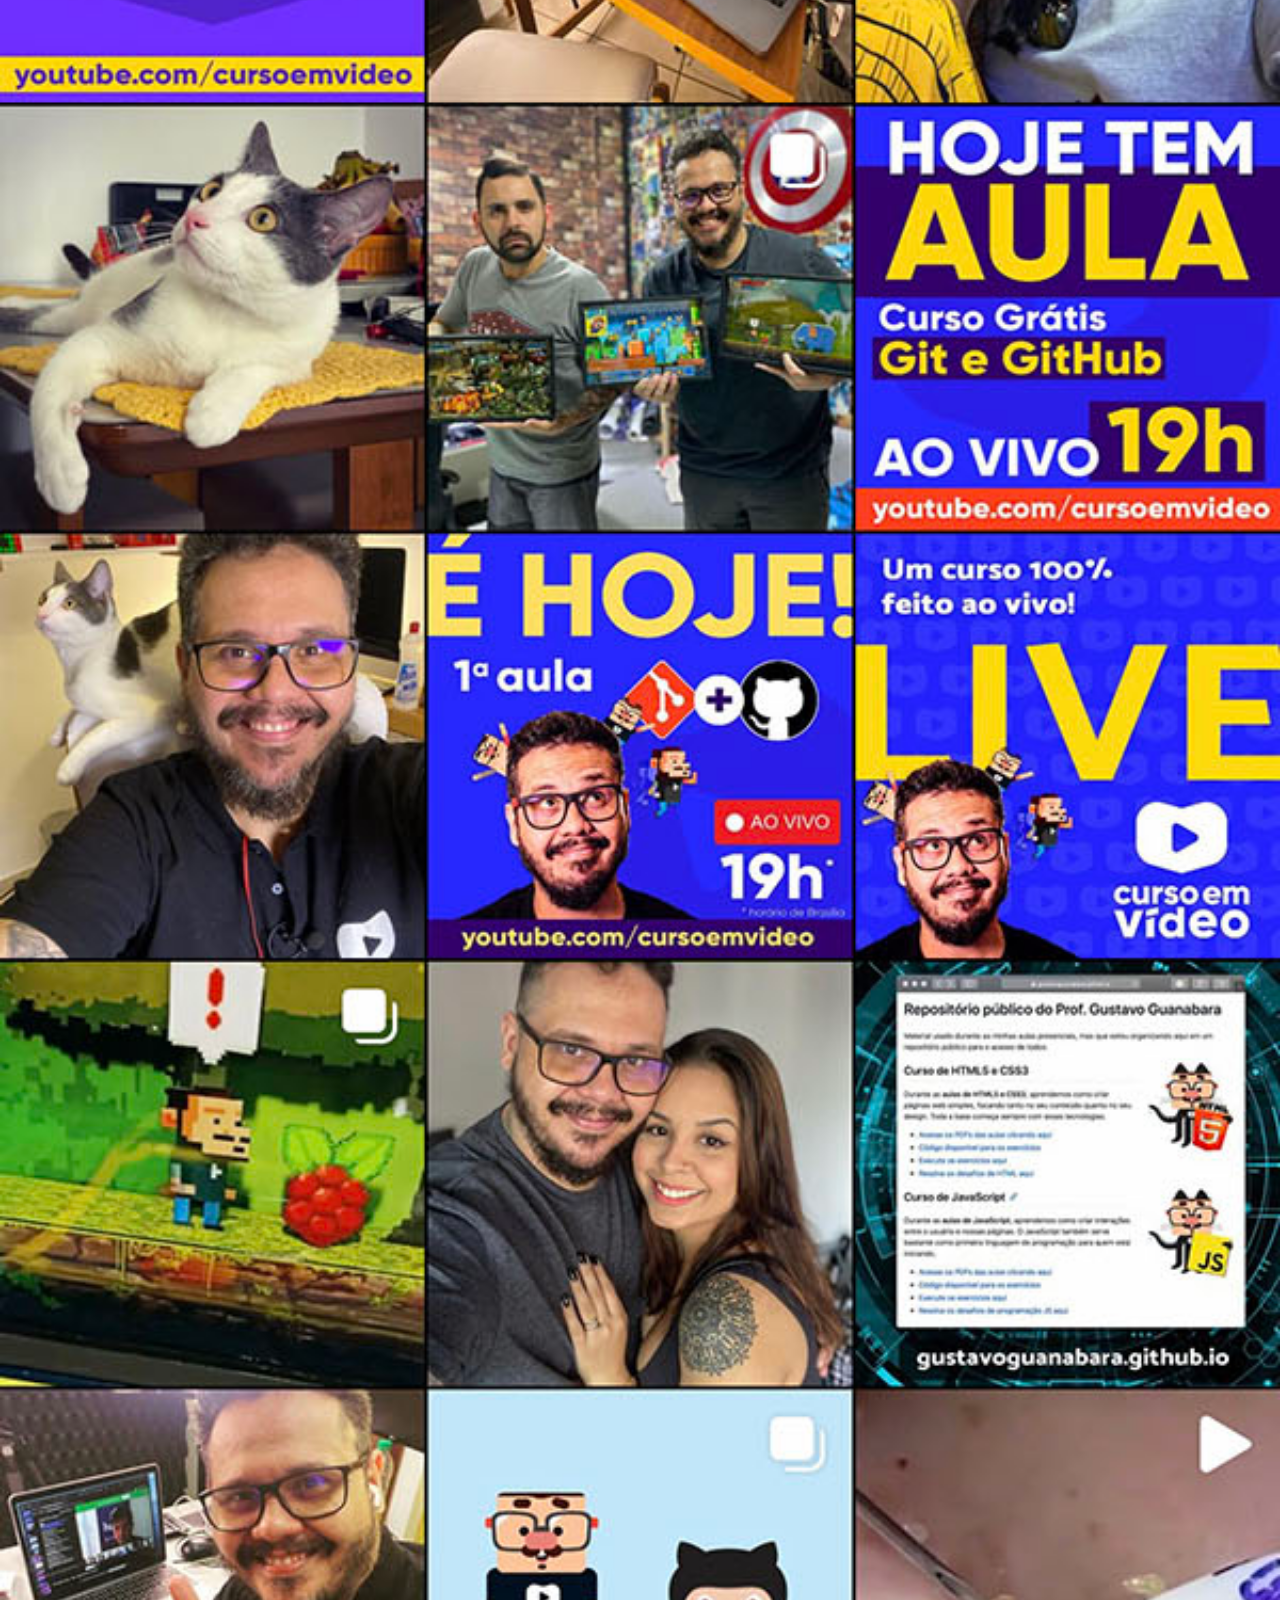
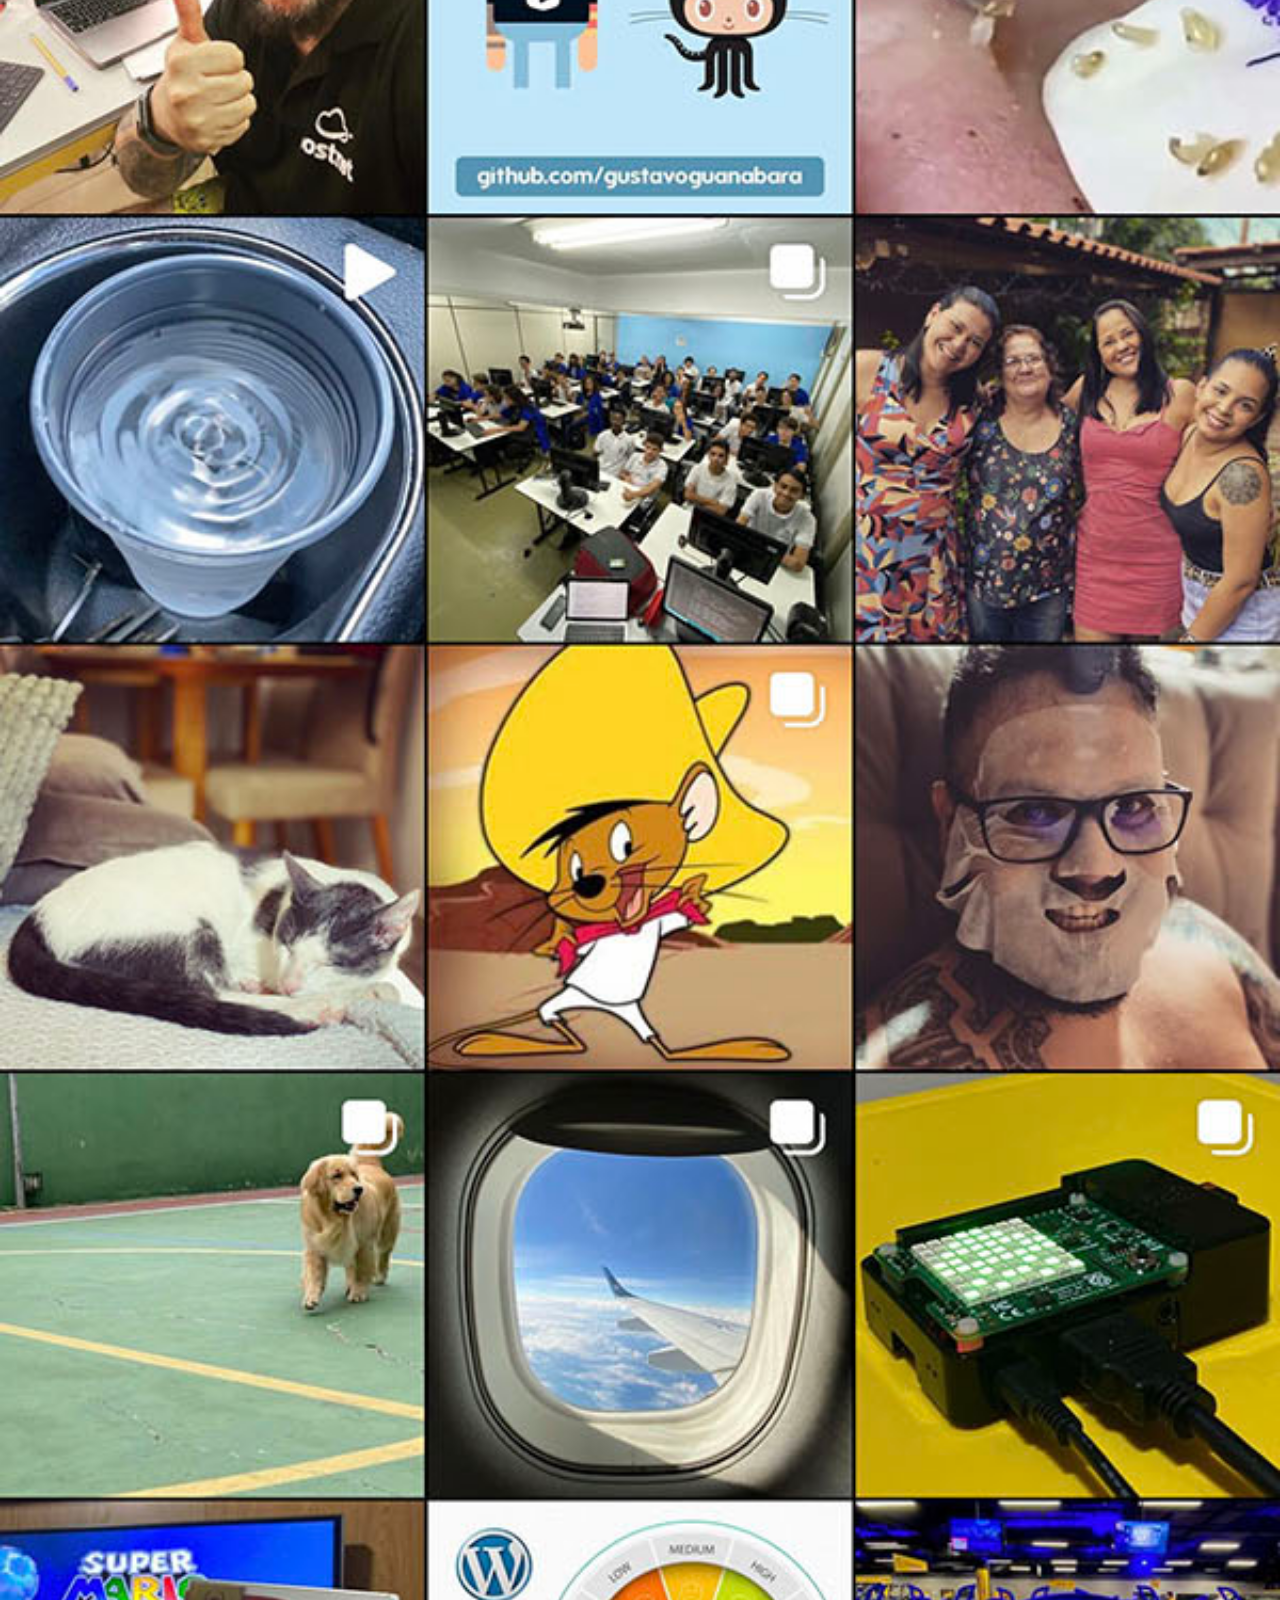
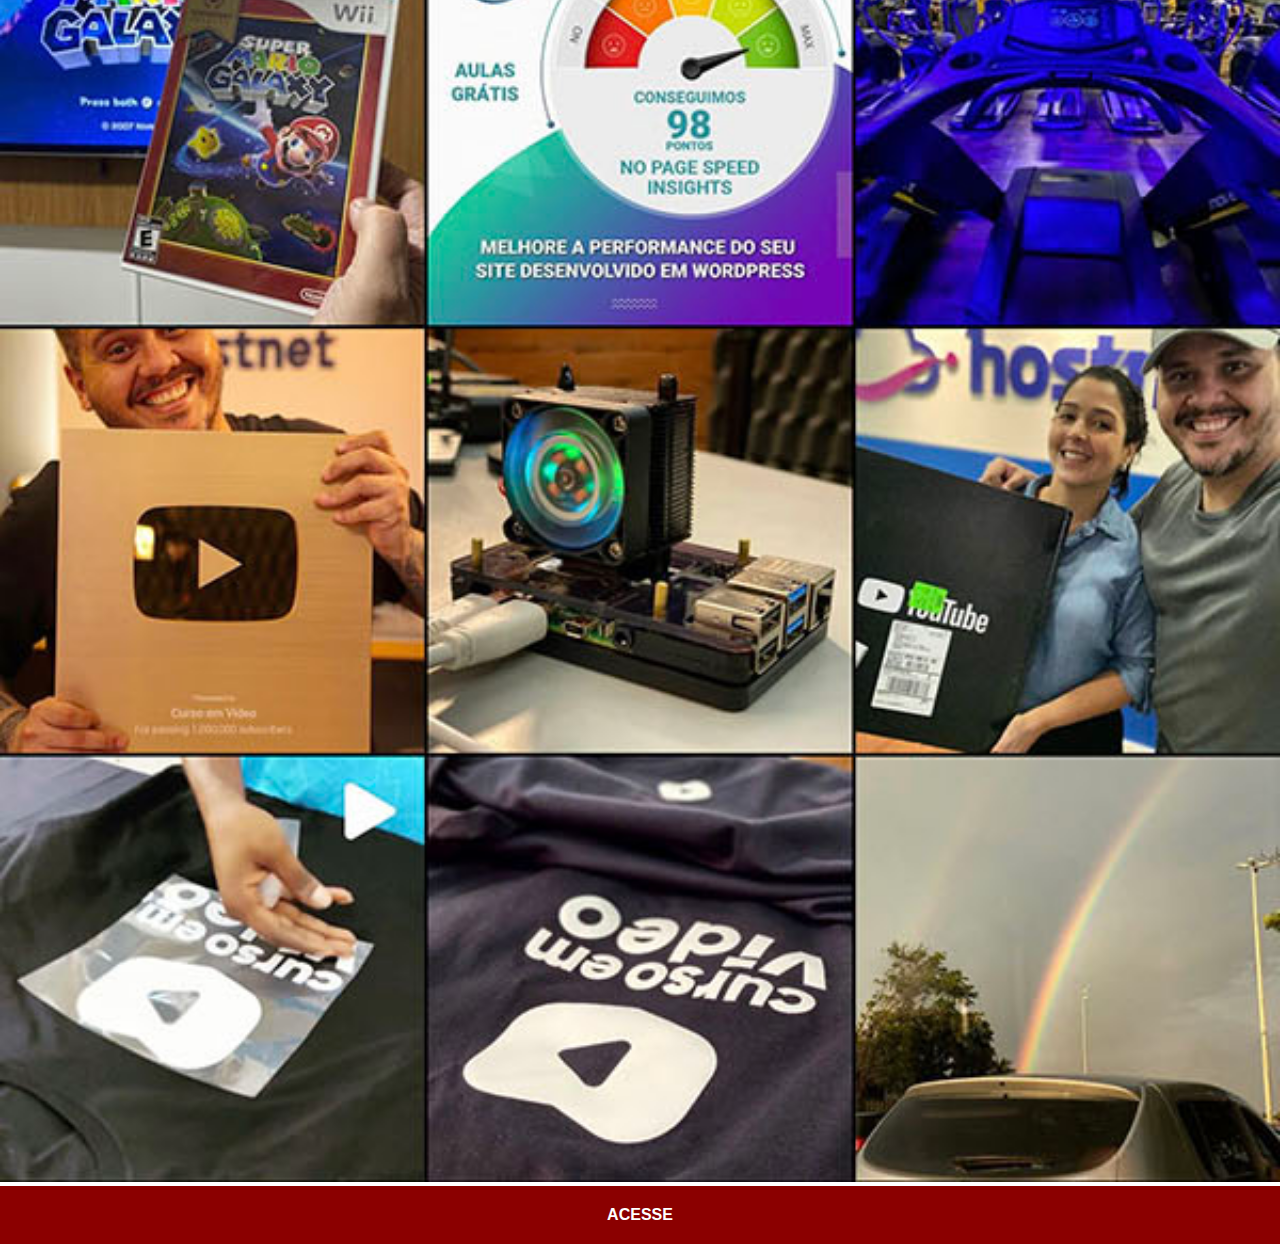
<file: instagram.html>
<!DOCTYPE html>
<html lang="pt-br">
<head>
    <meta charset="UTF-8">
    <meta http-equiv="X-UA-Compatible" content="IE=edge">
    <meta name="viewport" content="width=device-width, initial-scale=1.0">
    <title>Youtube</title>
    <link rel="stylesheet" href="style/social.css">
</head>
<body>
    <img src="imagens/tela-instagram.jpg" alt="Instagram">
    <a href="https://instagram.com" target="_blank" rel="noopener">ACESSE</a>
</body>
</html>
</file>
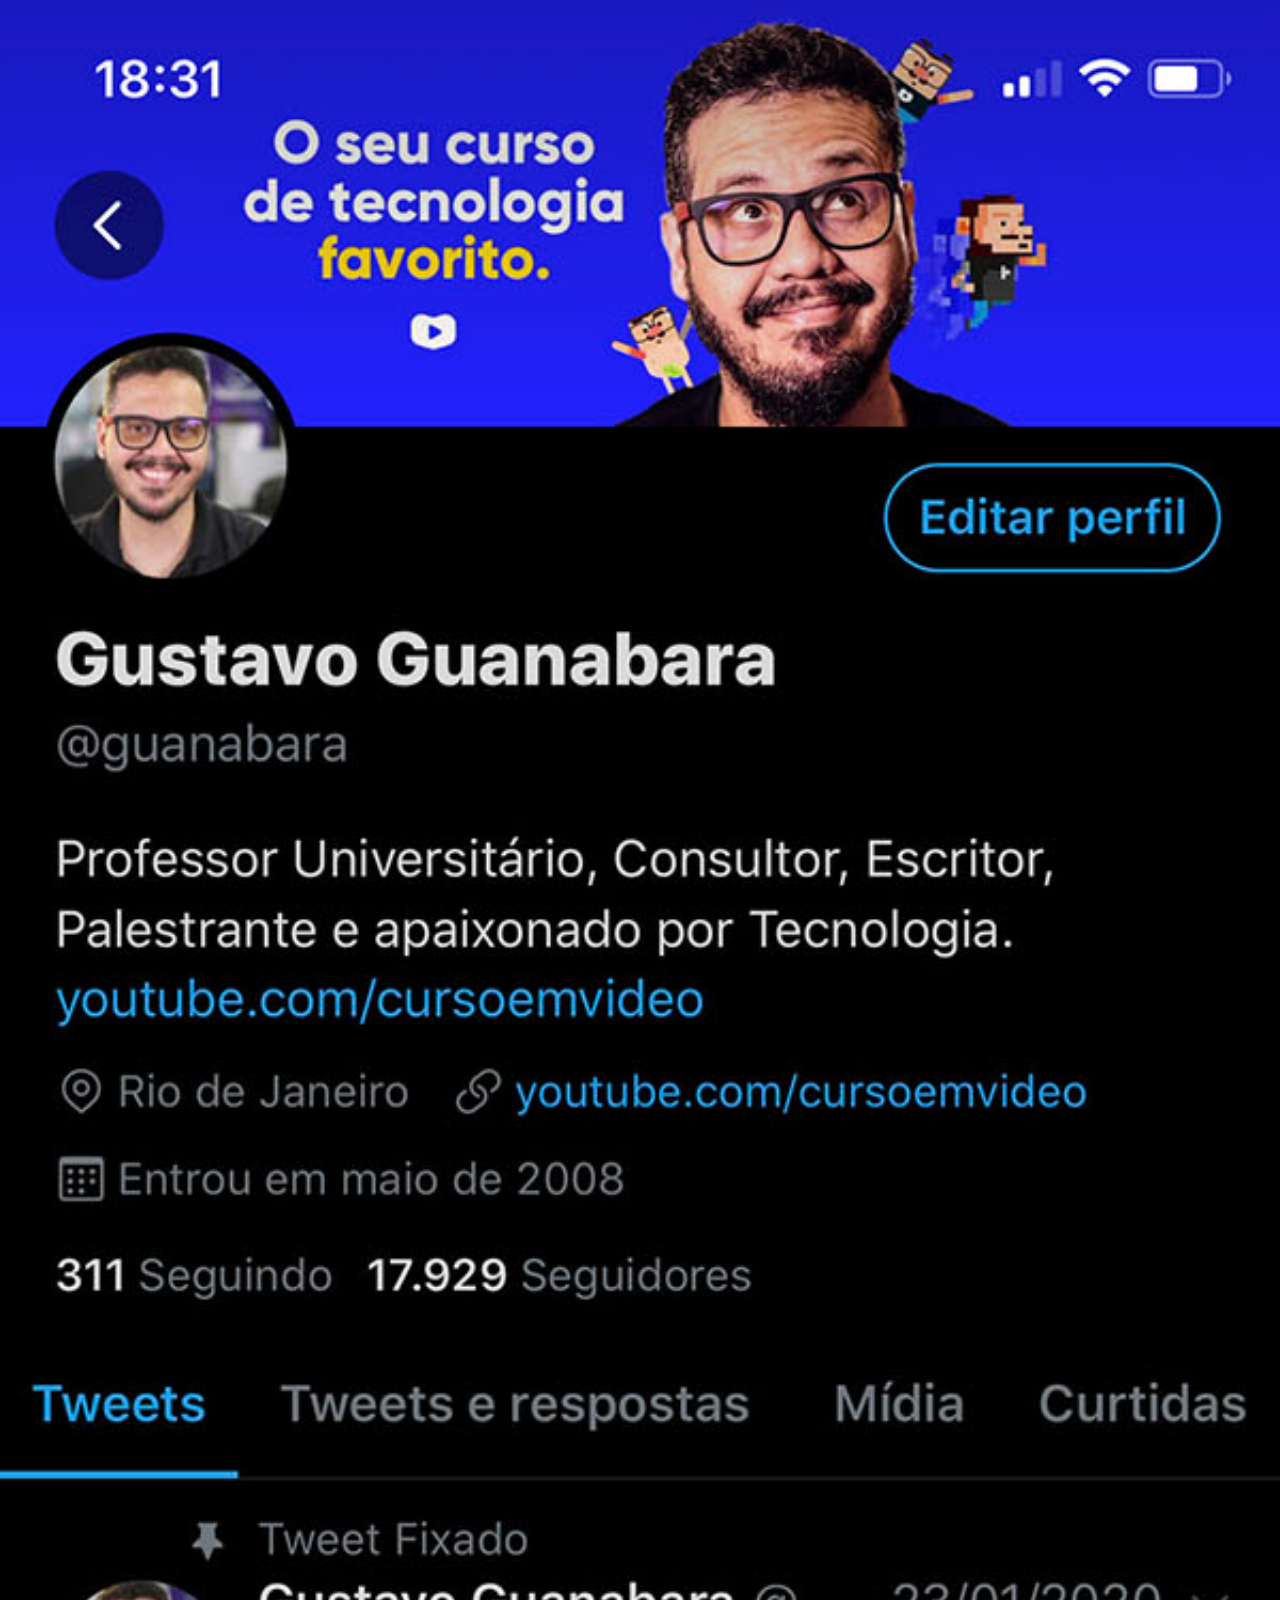
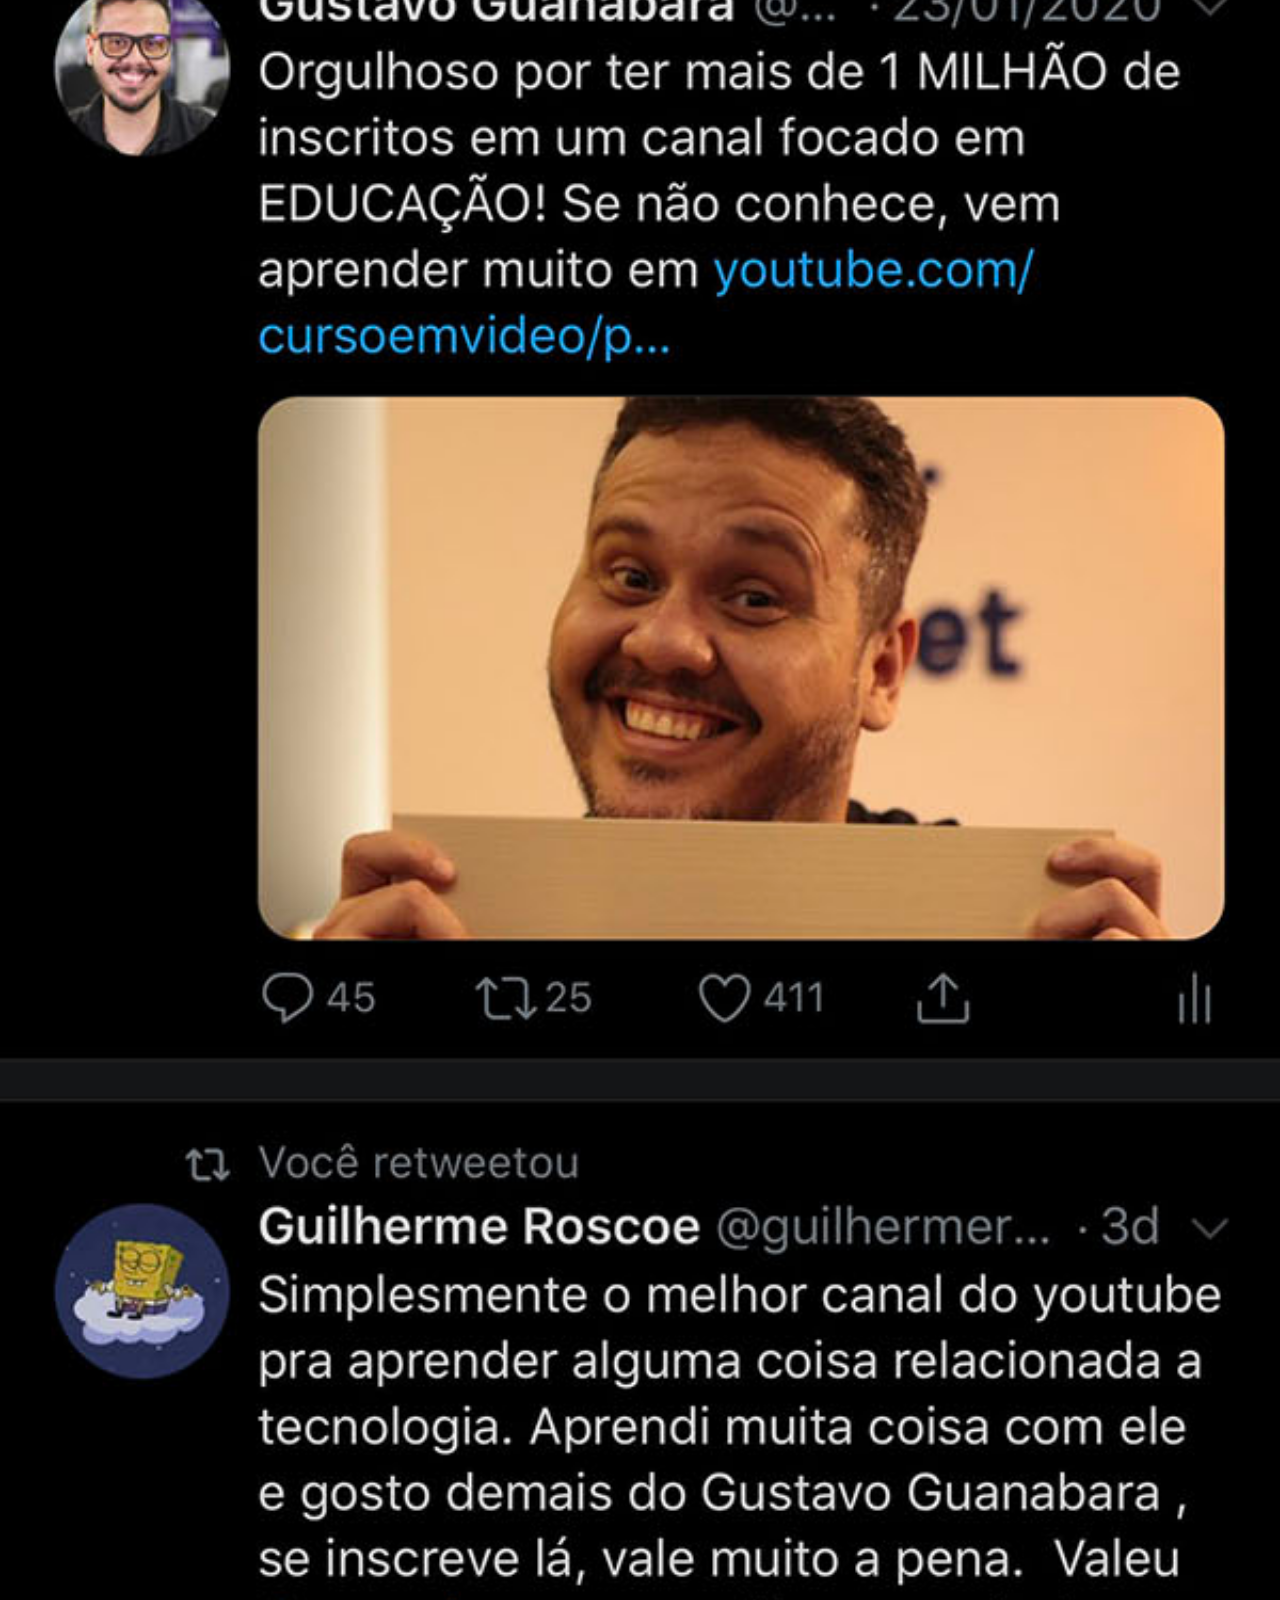
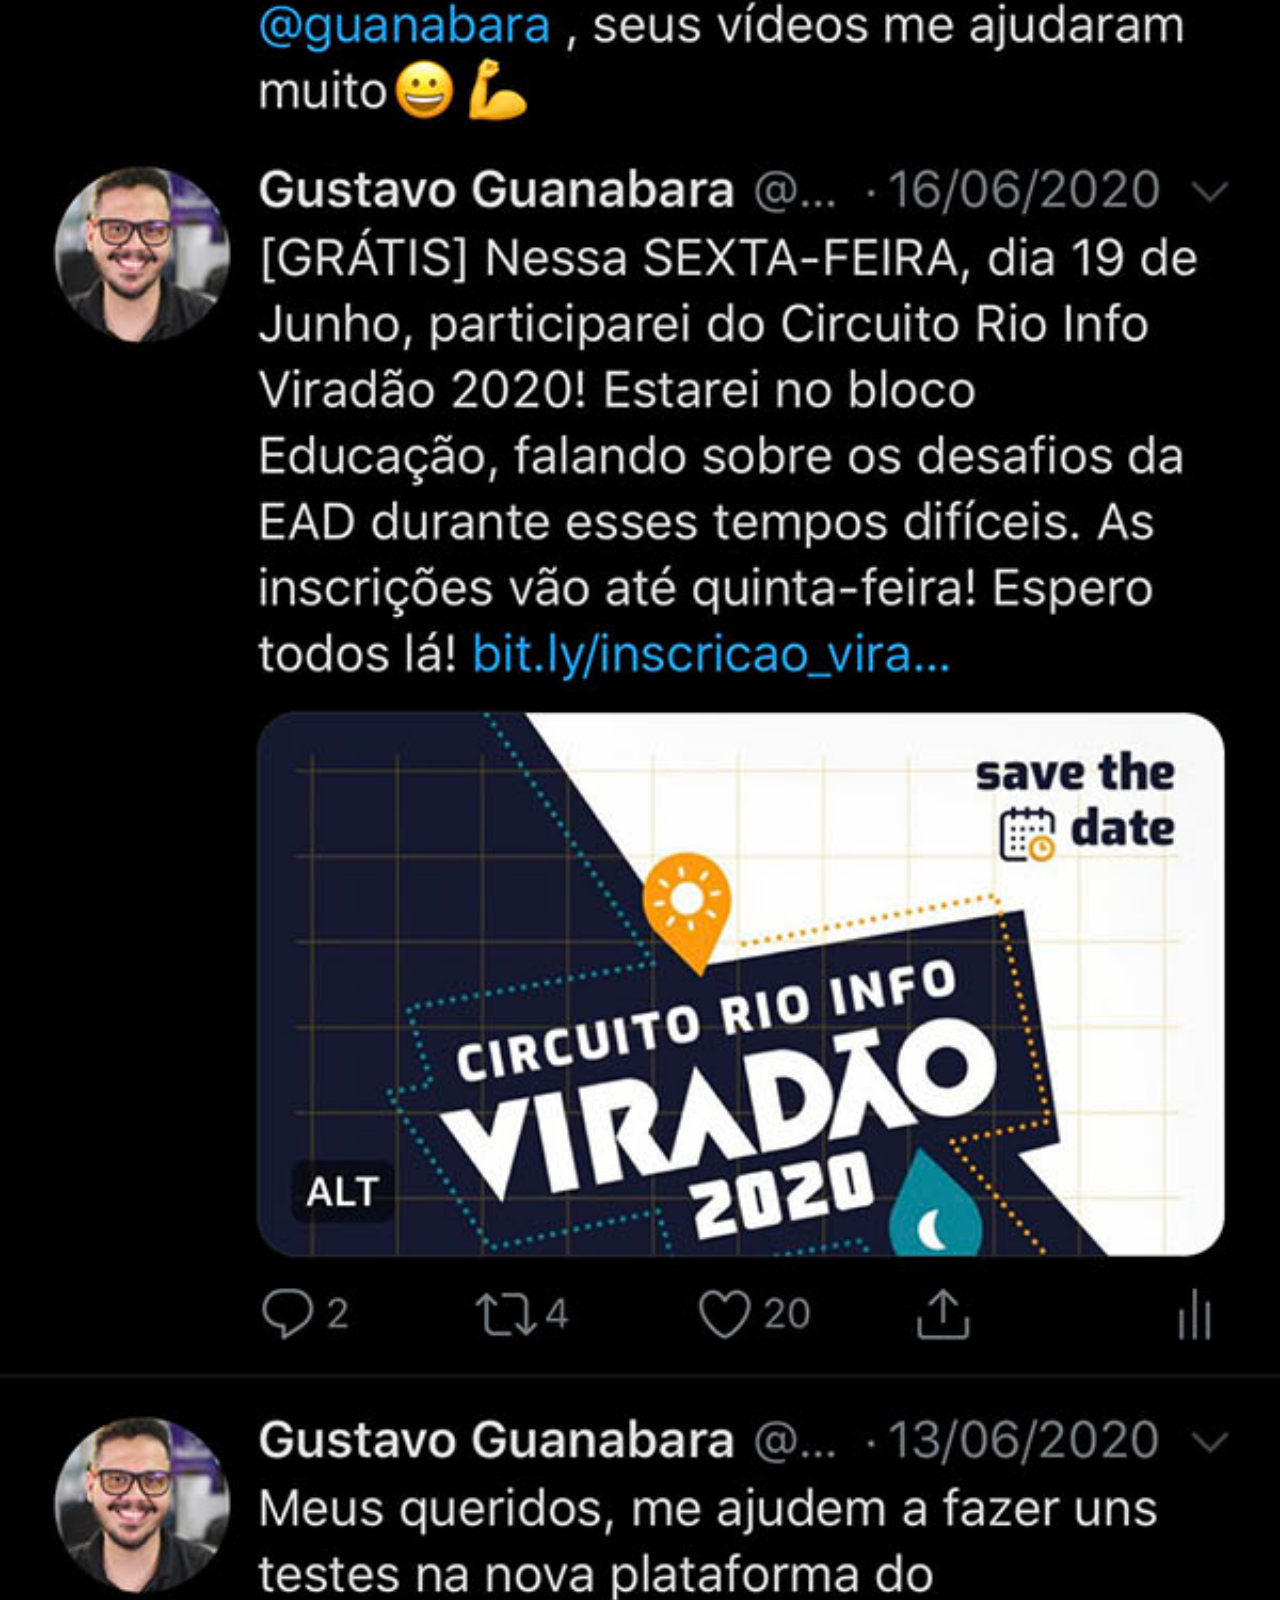
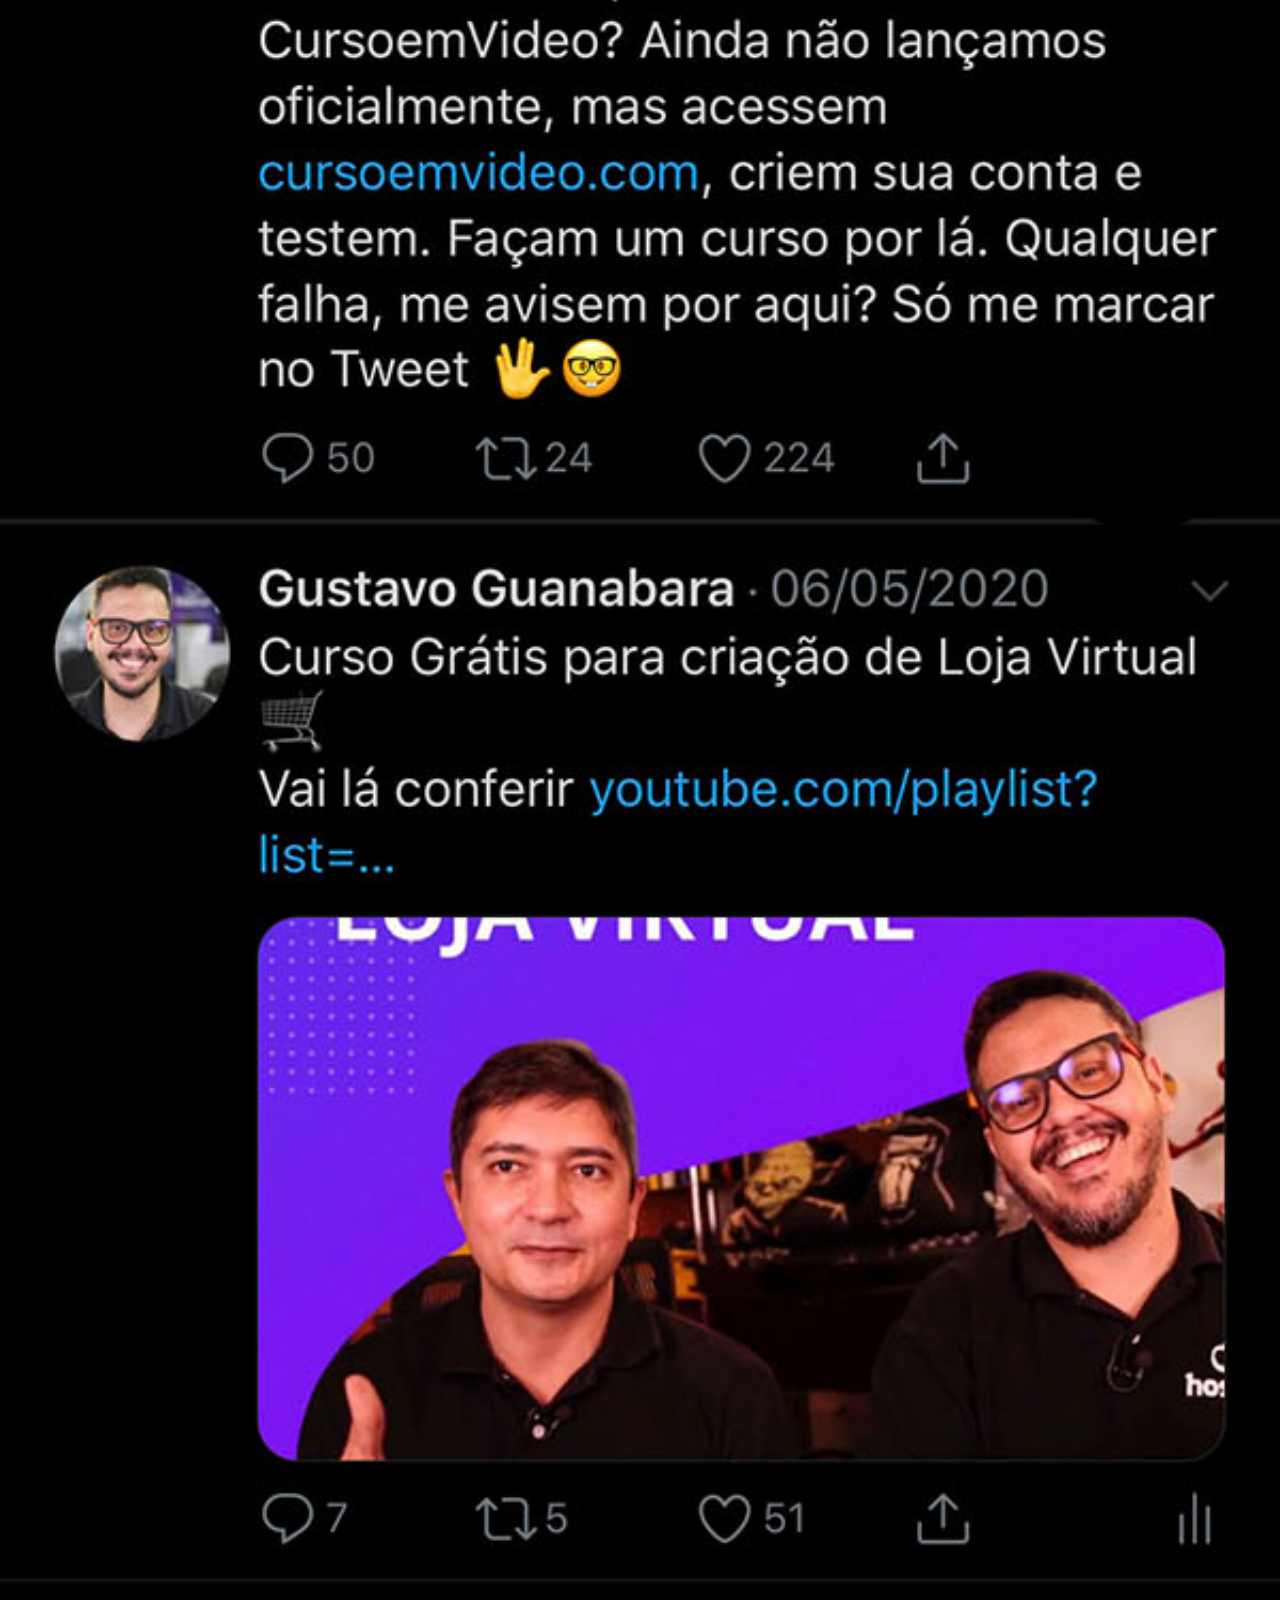
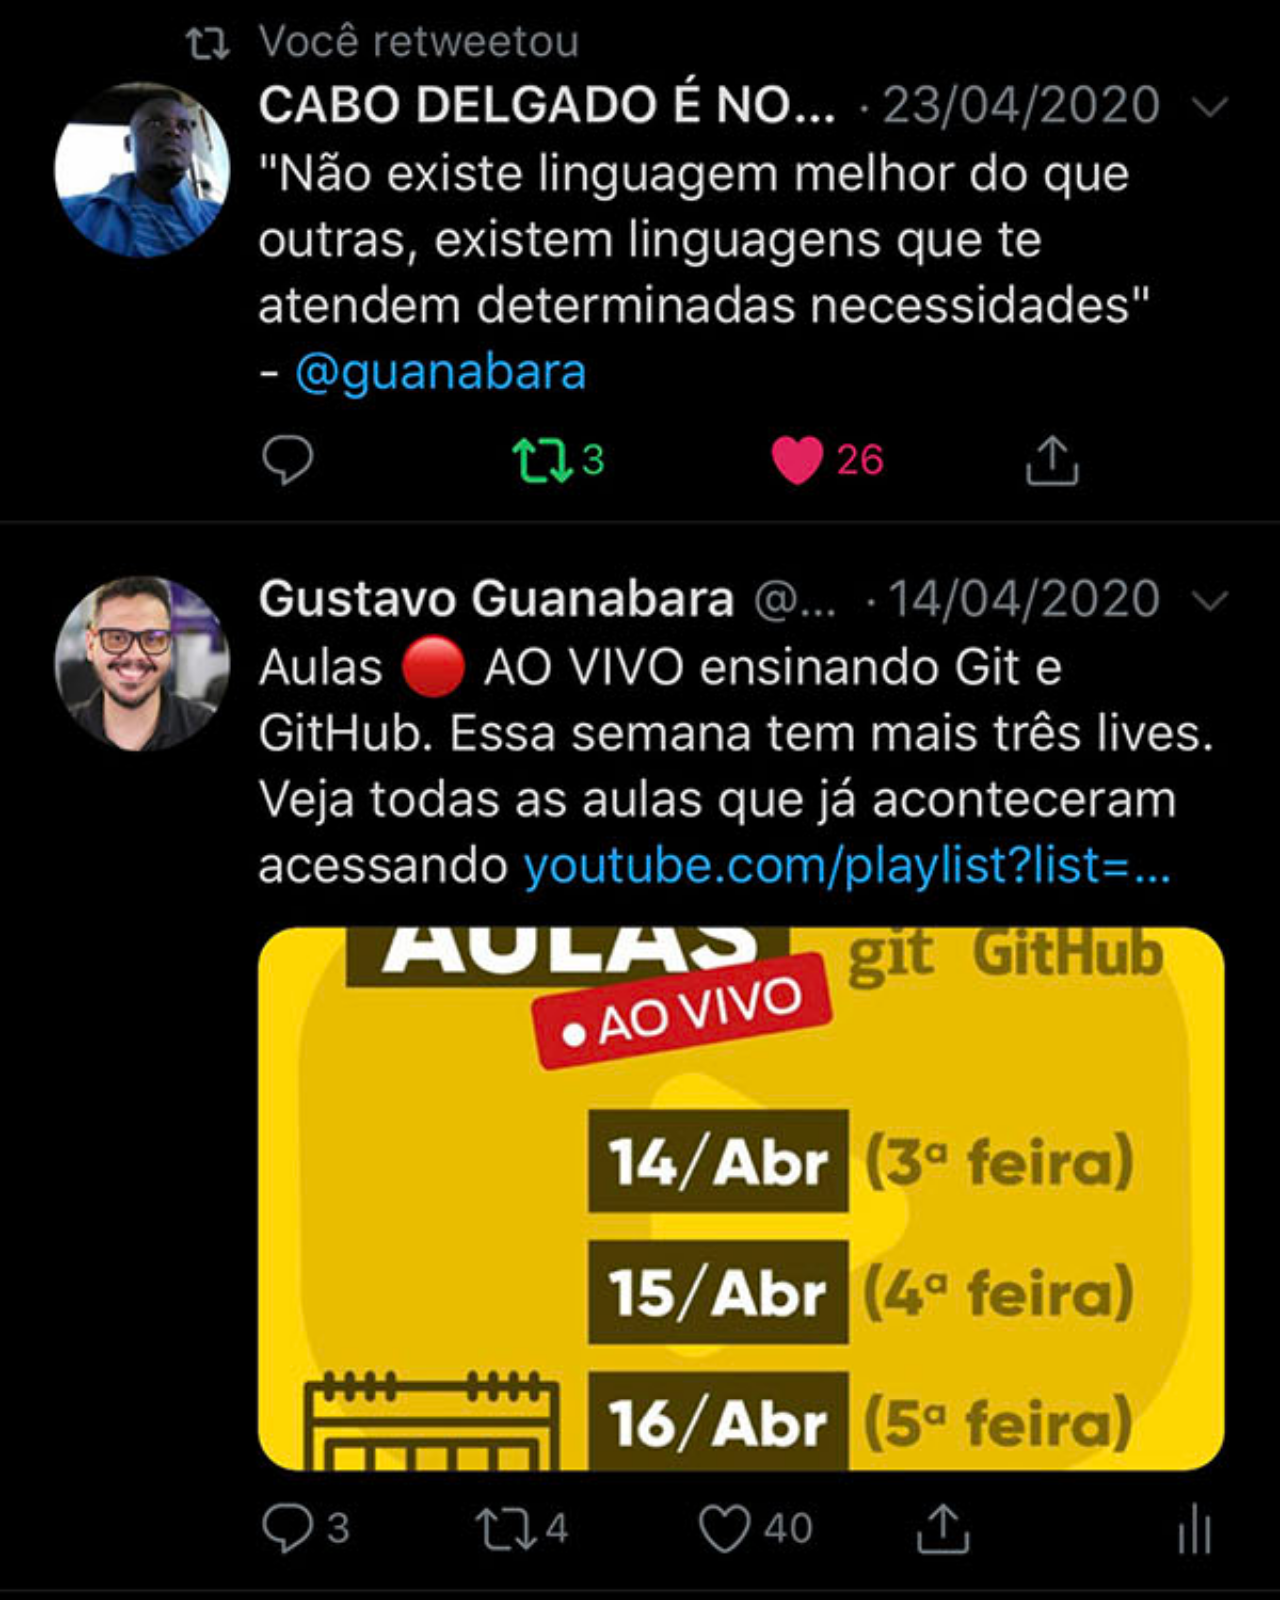
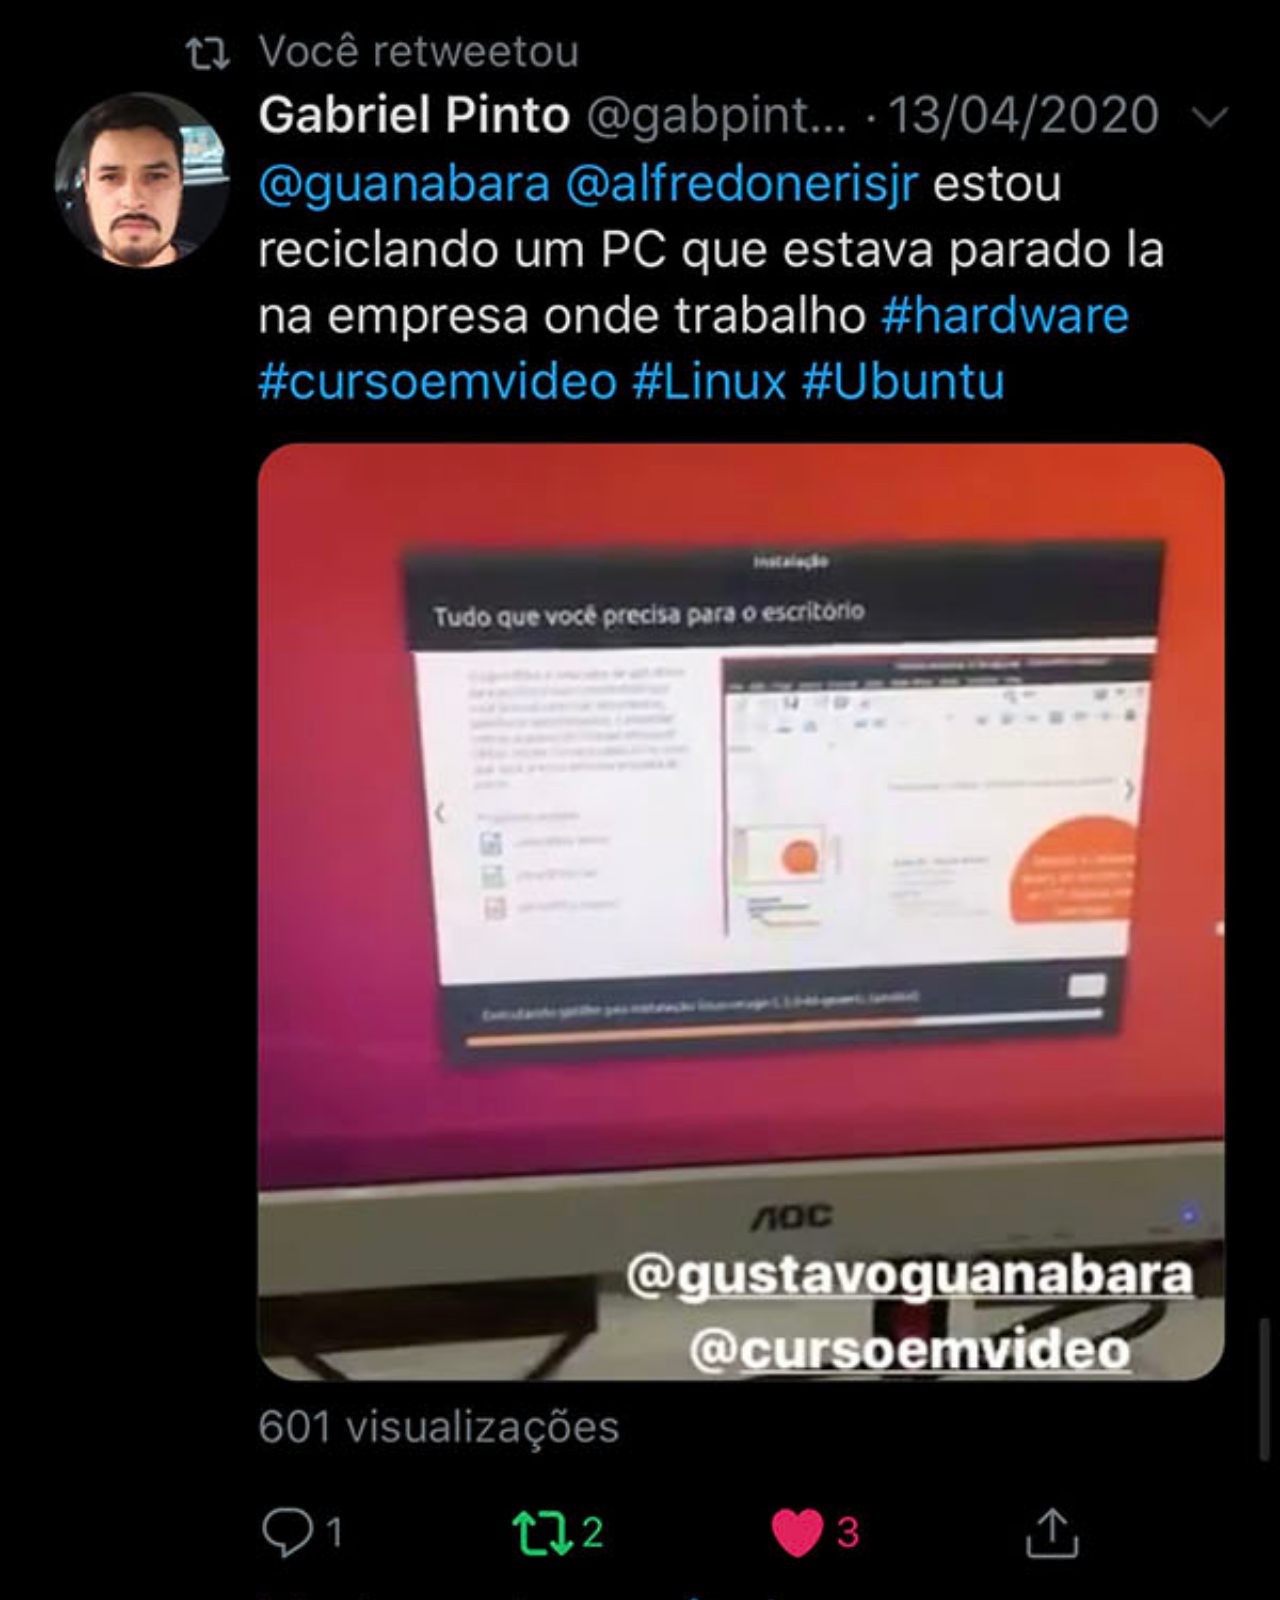
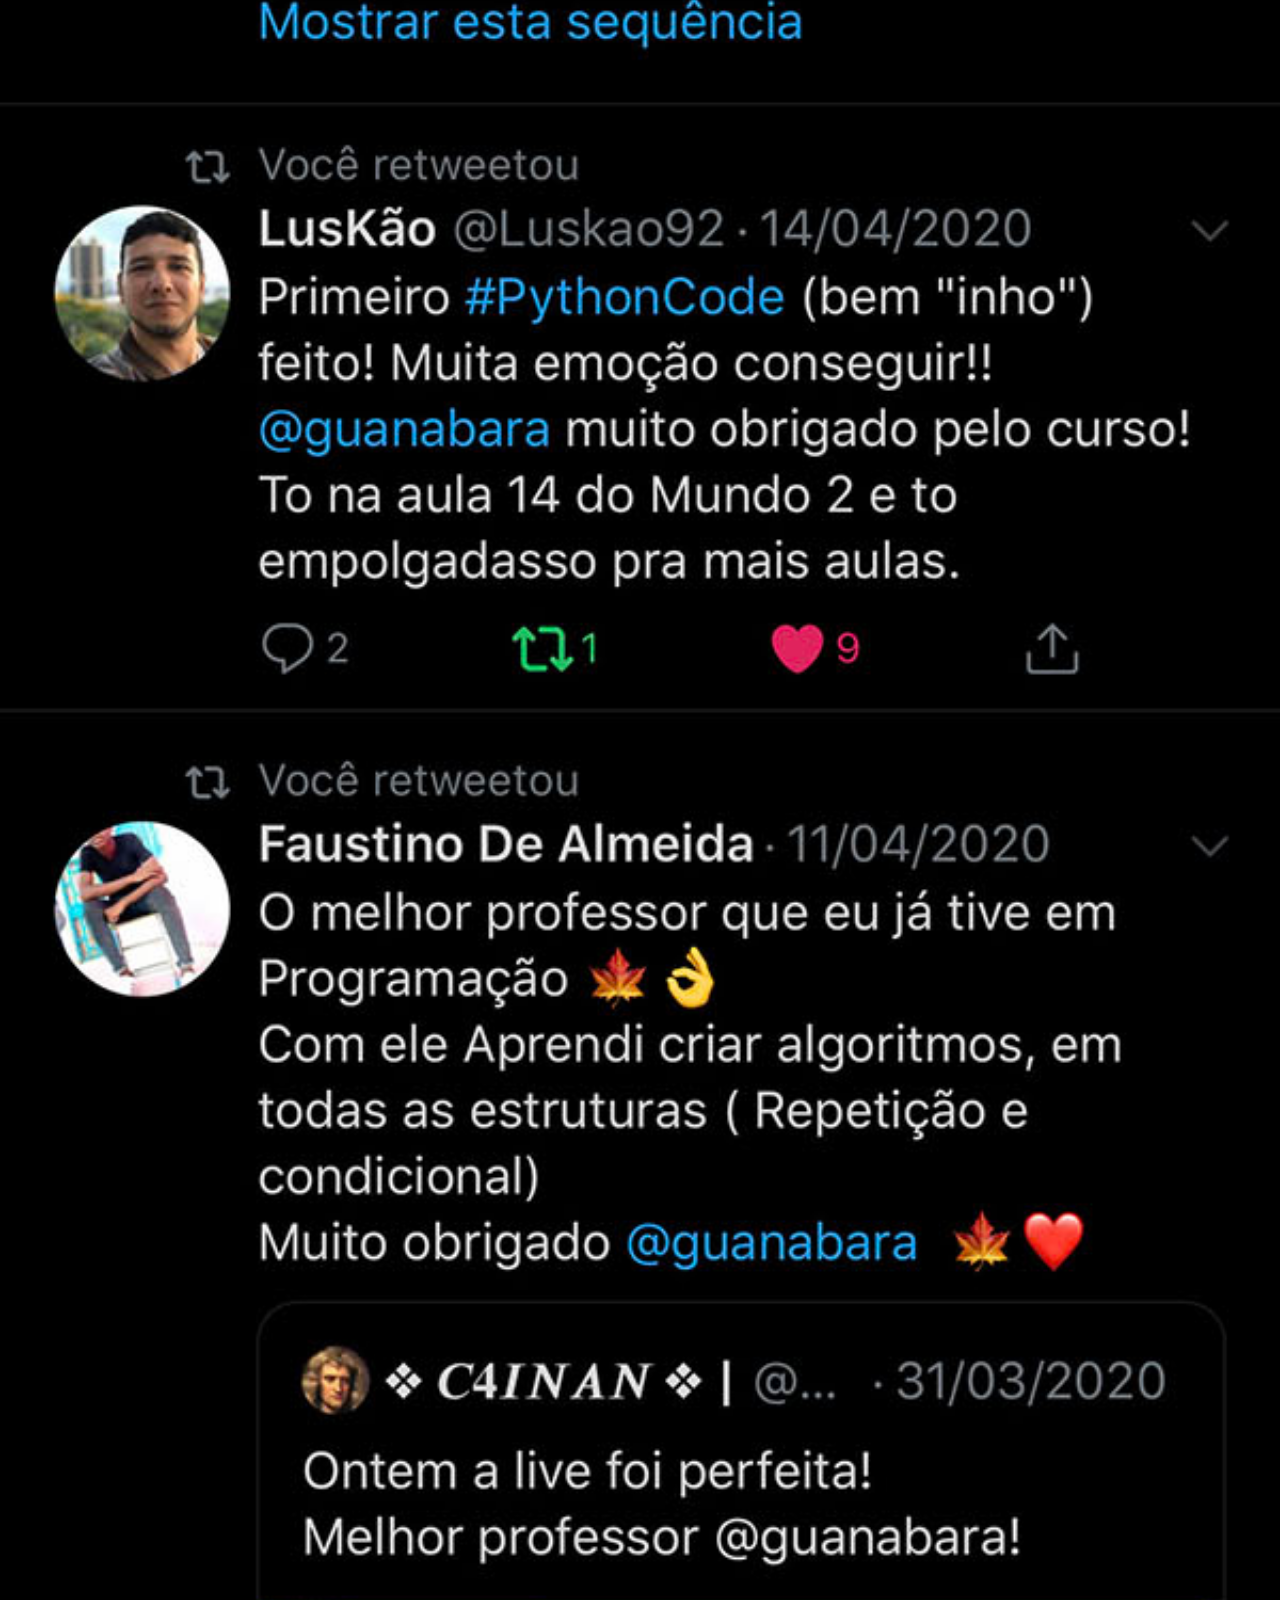
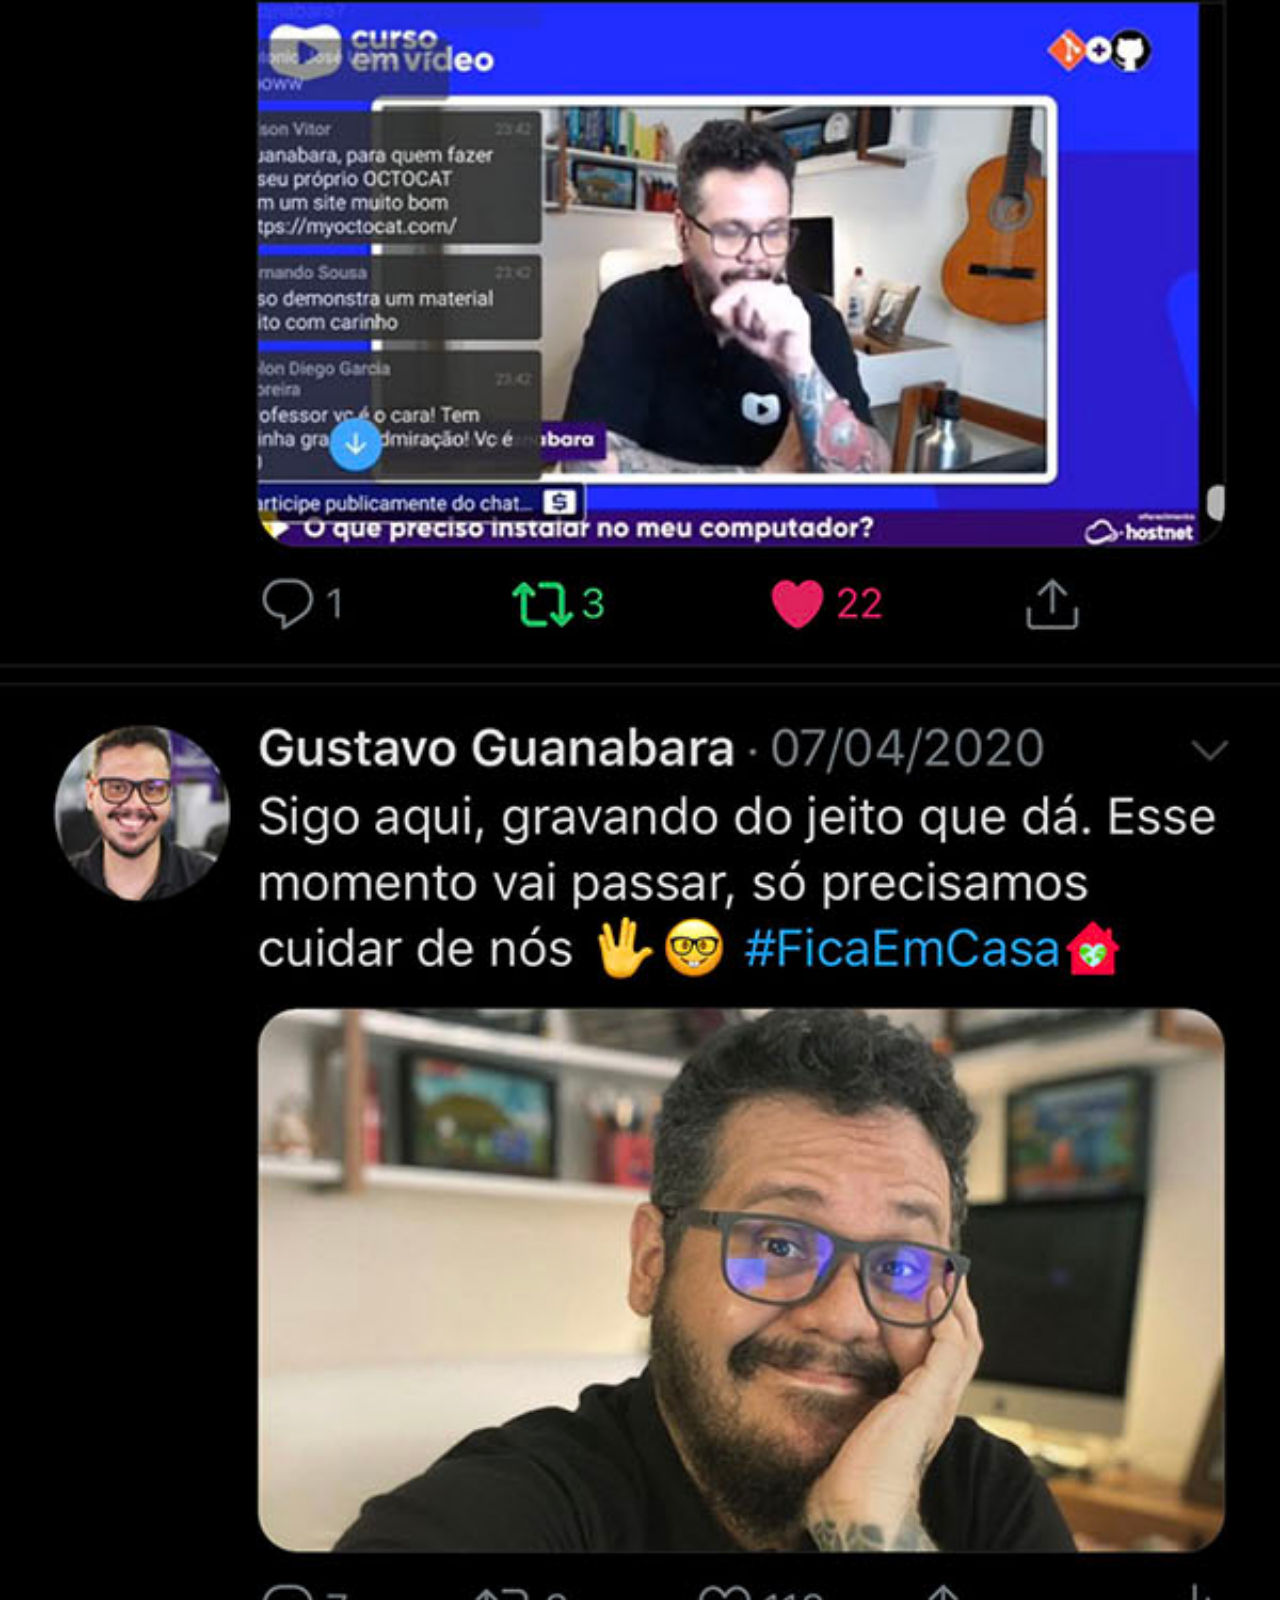
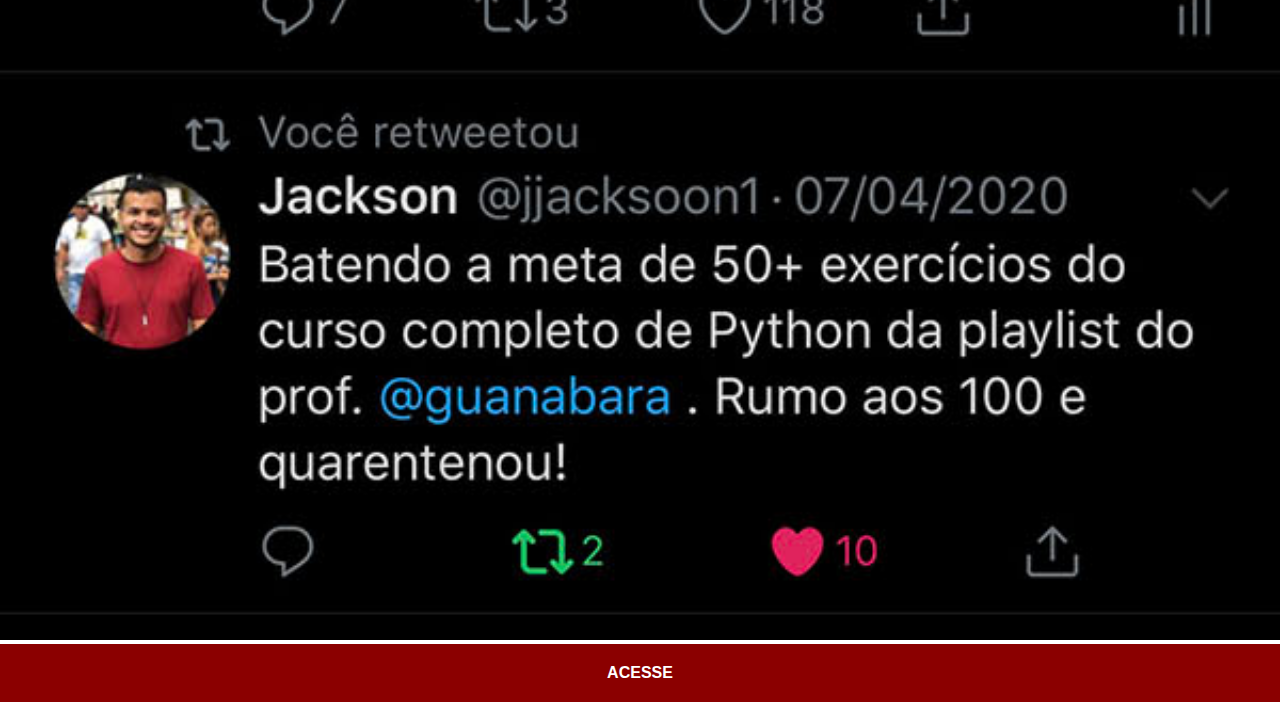
<file: twitter.html>
<!DOCTYPE html>
<html lang="pt-br">
<head>
    <meta charset="UTF-8">
    <meta http-equiv="X-UA-Compatible" content="IE=edge">
    <meta name="viewport" content="width=device-width, initial-scale=1.0">
    <title>Youtube</title>
    <link rel="stylesheet" href="style/social.css">
</head>
<body>
    <img src="imagens/tela-twitter.jpg" alt="Twitter">
    <a href="https://twitter.com" target="_blank" rel="noopener">ACESSE</a>
</body>
</html>
</file>
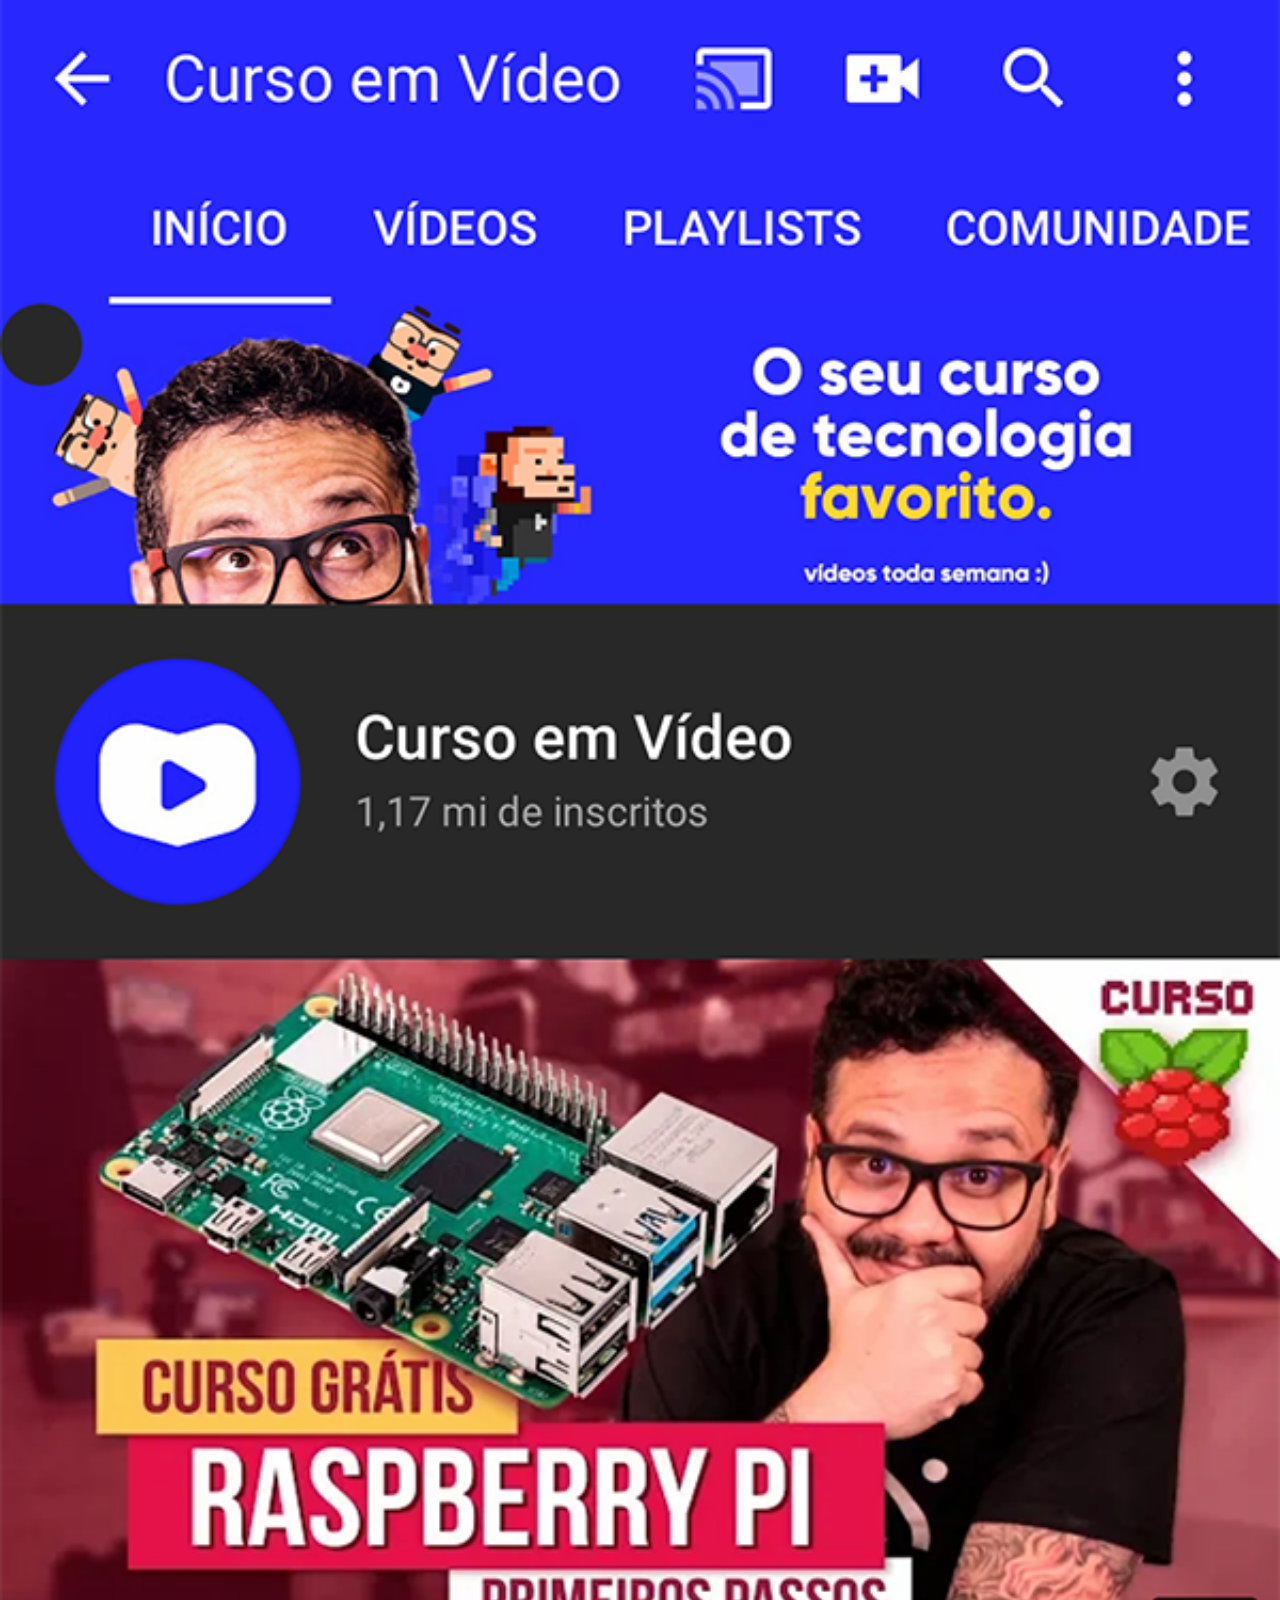
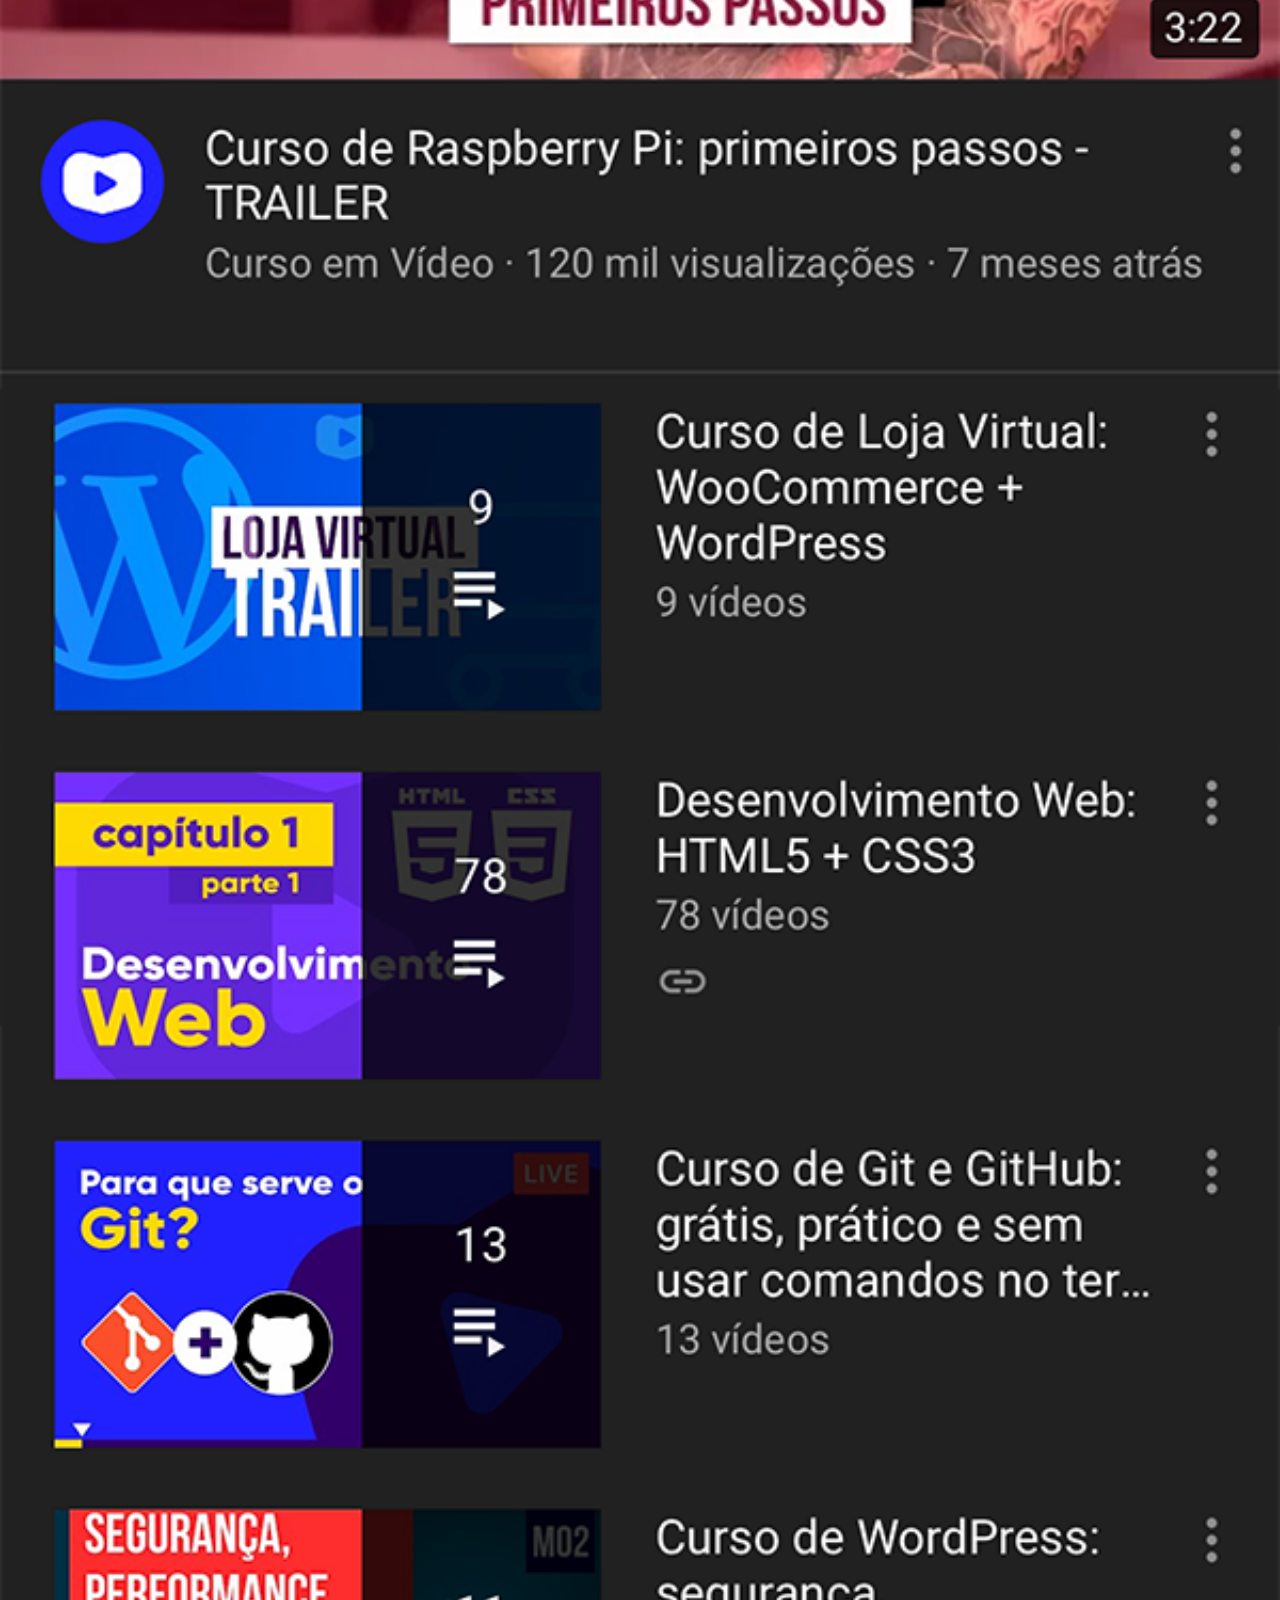
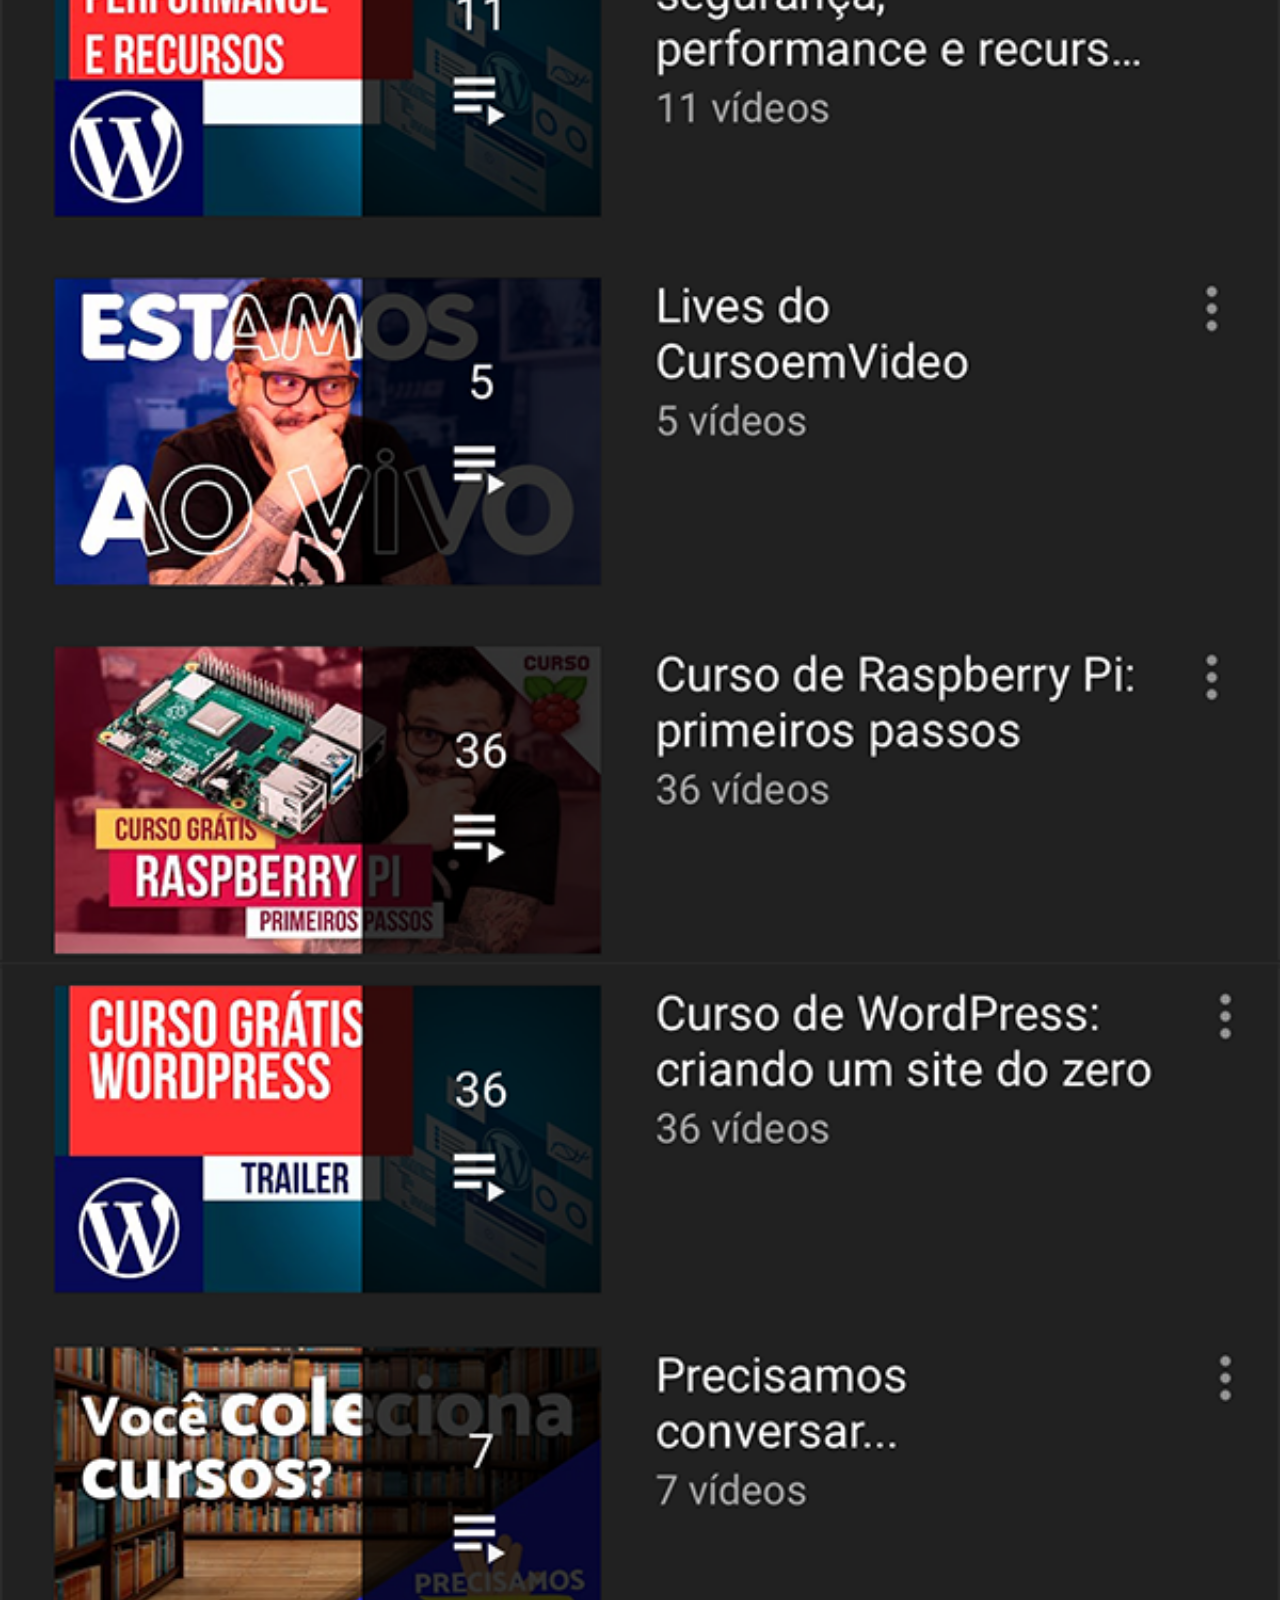
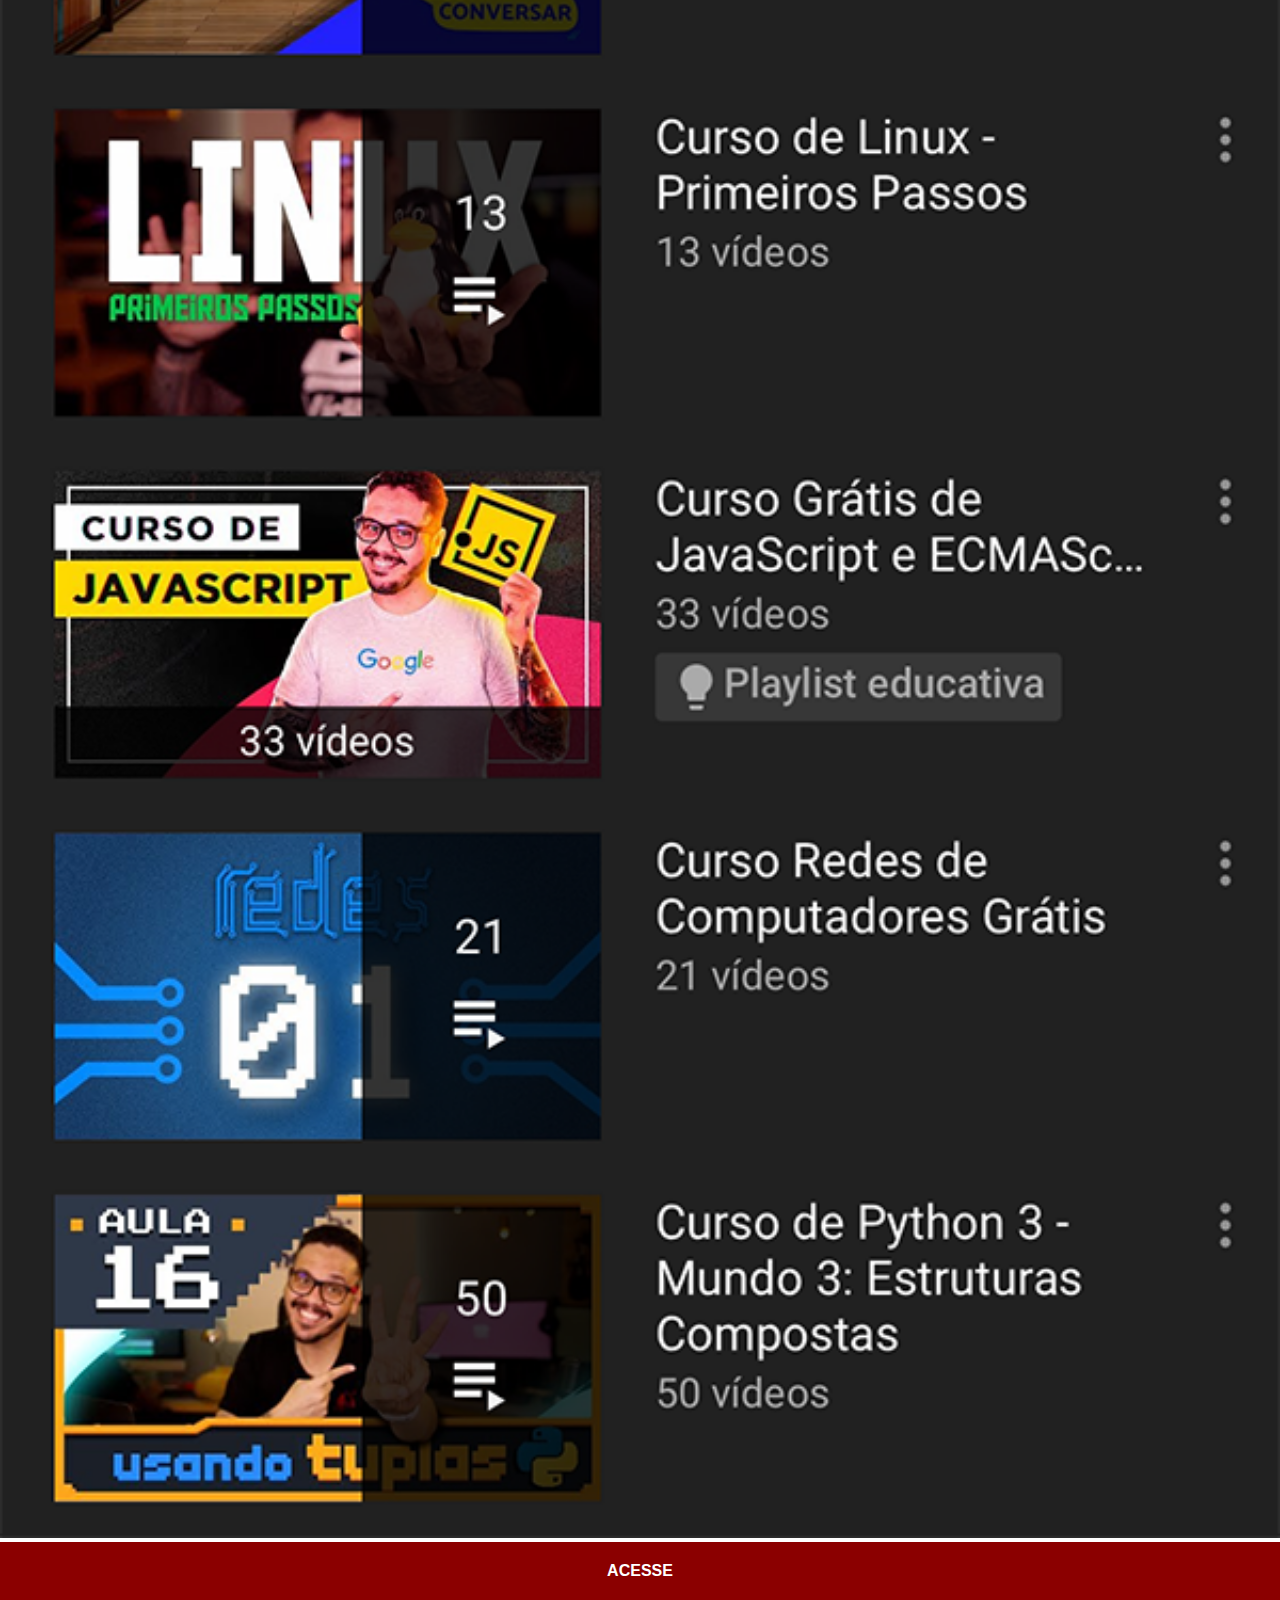
<file: youtube.html>
<!DOCTYPE html>
<html lang="pt-br">
<head>
    <meta charset="UTF-8">
    <meta http-equiv="X-UA-Compatible" content="IE=edge">
    <meta name="viewport" content="width=device-width, initial-scale=1.0">
    <title>Youtube</title>
    <link rel="stylesheet" href="style/social.css">
</head>
<body>
    <img src="imagens/tela-youtube.png" alt="Youtube">
    <a href="https://www.youtube.com/@CursoemVideo/playlists" target="_blank" rel="noopener">ACESSE</a>
</body>
</html>
</file>
<file: style/estilo.css>
@charset "UTF-8";

* {
    margin: 0;
    padding: 0;
    font-family: Arial, Helvetica, sans-serif;
}

html, body {
    height: 100vh;
    width: 100vw;
    background-color: black;
}

body {
    background: url('../imagens/fundo-madeira.jpg') no-repeat top center;
    background-size: cover;
    background-attachment: fixed;
}

main {
    position: relative;
    height: 100vh;
}

section#telefone {
    position: absolute;
    top: 50%;
    left: 50%;
    transform: translate(-50%, -50%);

    height: 627px;
    width: 311px;
    background: url('../imagens/frame-iphone.png') no-repeat;
}

iframe#tela {
    position: relative;
    top: 80px;
    left: 22px;
    width: 267px;
    height: 472px;
}

section#redes-sociais {
    text-align: right;
}

section#redes-sociais img {
    width: 50px;
    margin: 10px;
    border-radius: 50%;
    box-shadow: 2px 2px 5px rgba(0, 0, 0, 0.4);
    box-sizing: border-box;
}

section#redes-sociais img:hover {
    border: 2px solid rgba(255, 255, 255, 0.6);
    transform: translate(-3px, -3px);
    box-shadow: 5px 5px 10px rgba(0, 0, 0, 0.6);
    transition: transform 0.3s, border 0.1s;
}
</file>
<file: style/social.css>
@charset "utf-8";

* {
    margin: 0px;
    padding: 0px;
    font-family: Arial, Helvetica, sans-serif;
}

::-webkit-scrollbar {
    width: 0px;
    height: 0px;
}

img {
    width: 100vw;
}

a {
    display: block;
    color: white;
    background-color: darkred;
    padding: 20px;
    text-align: center;
    font-weight: bolder;
    text-decoration: none;
}
</file>
